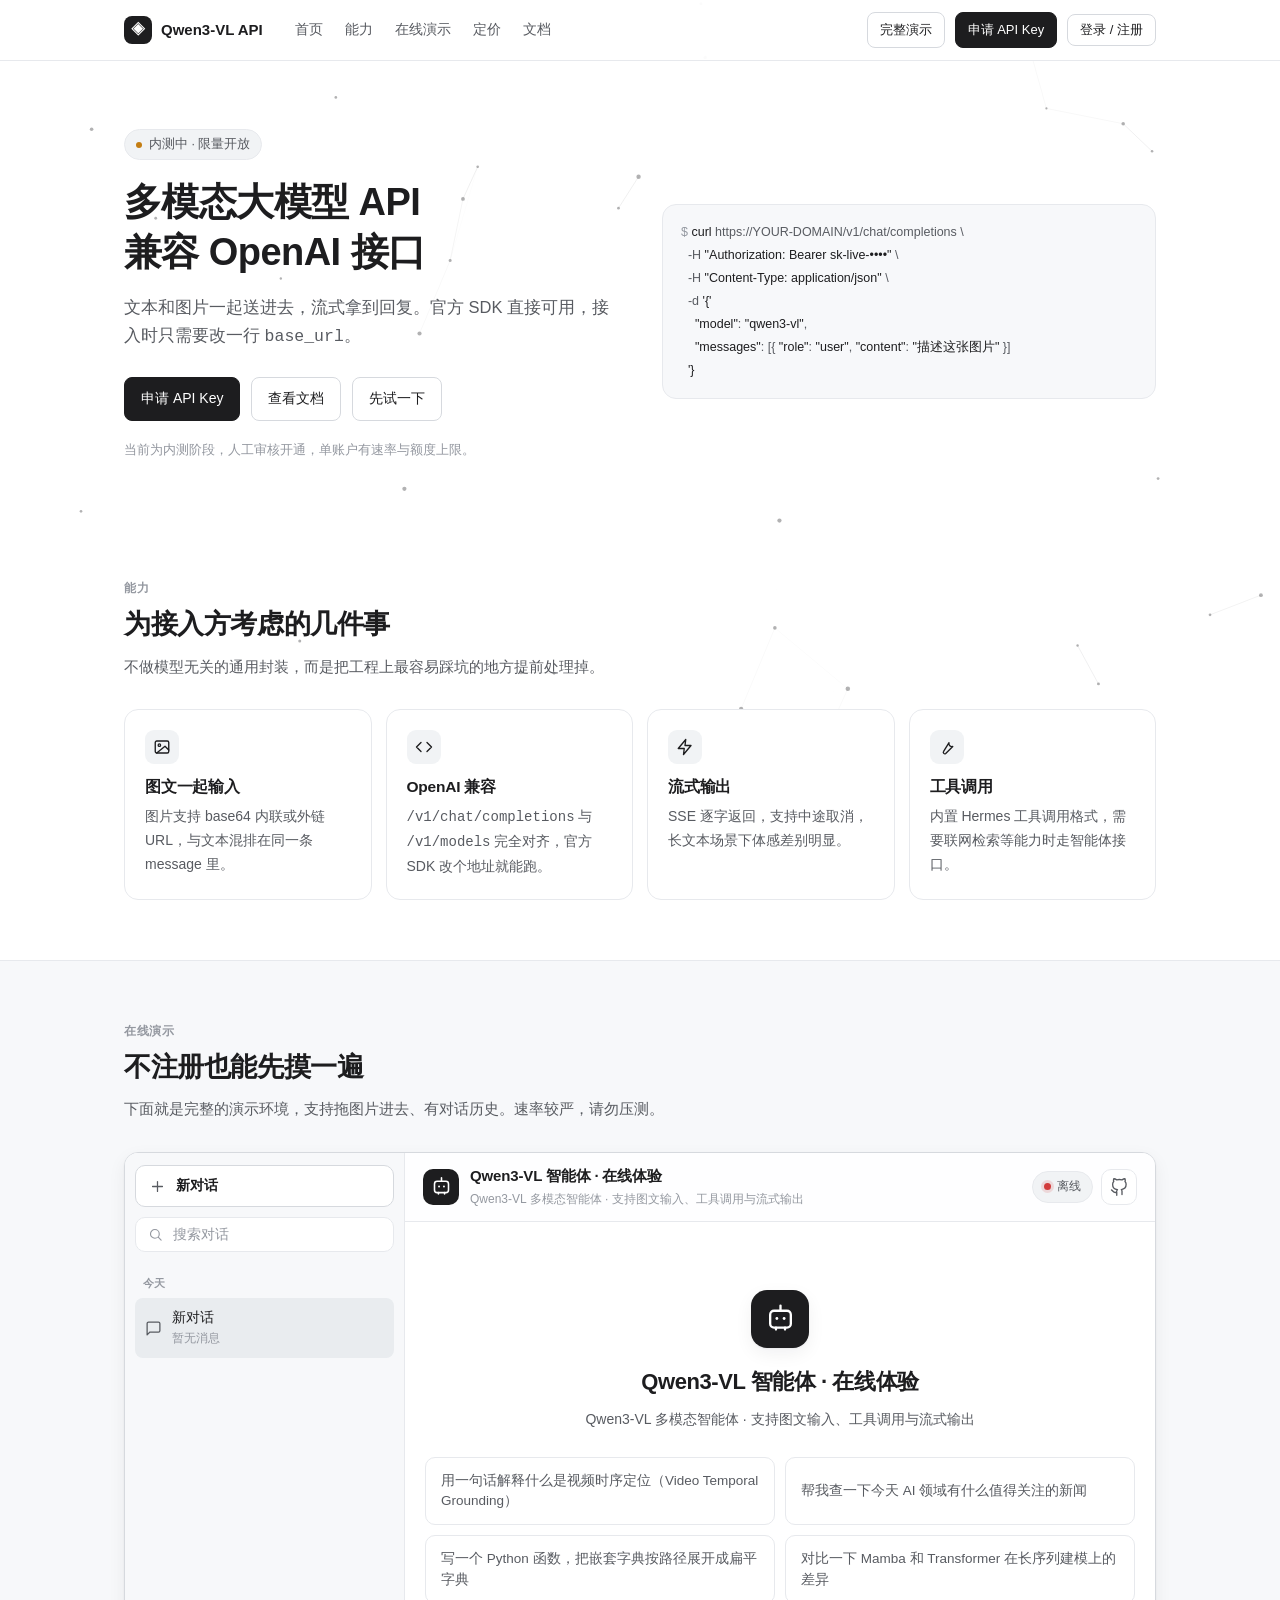
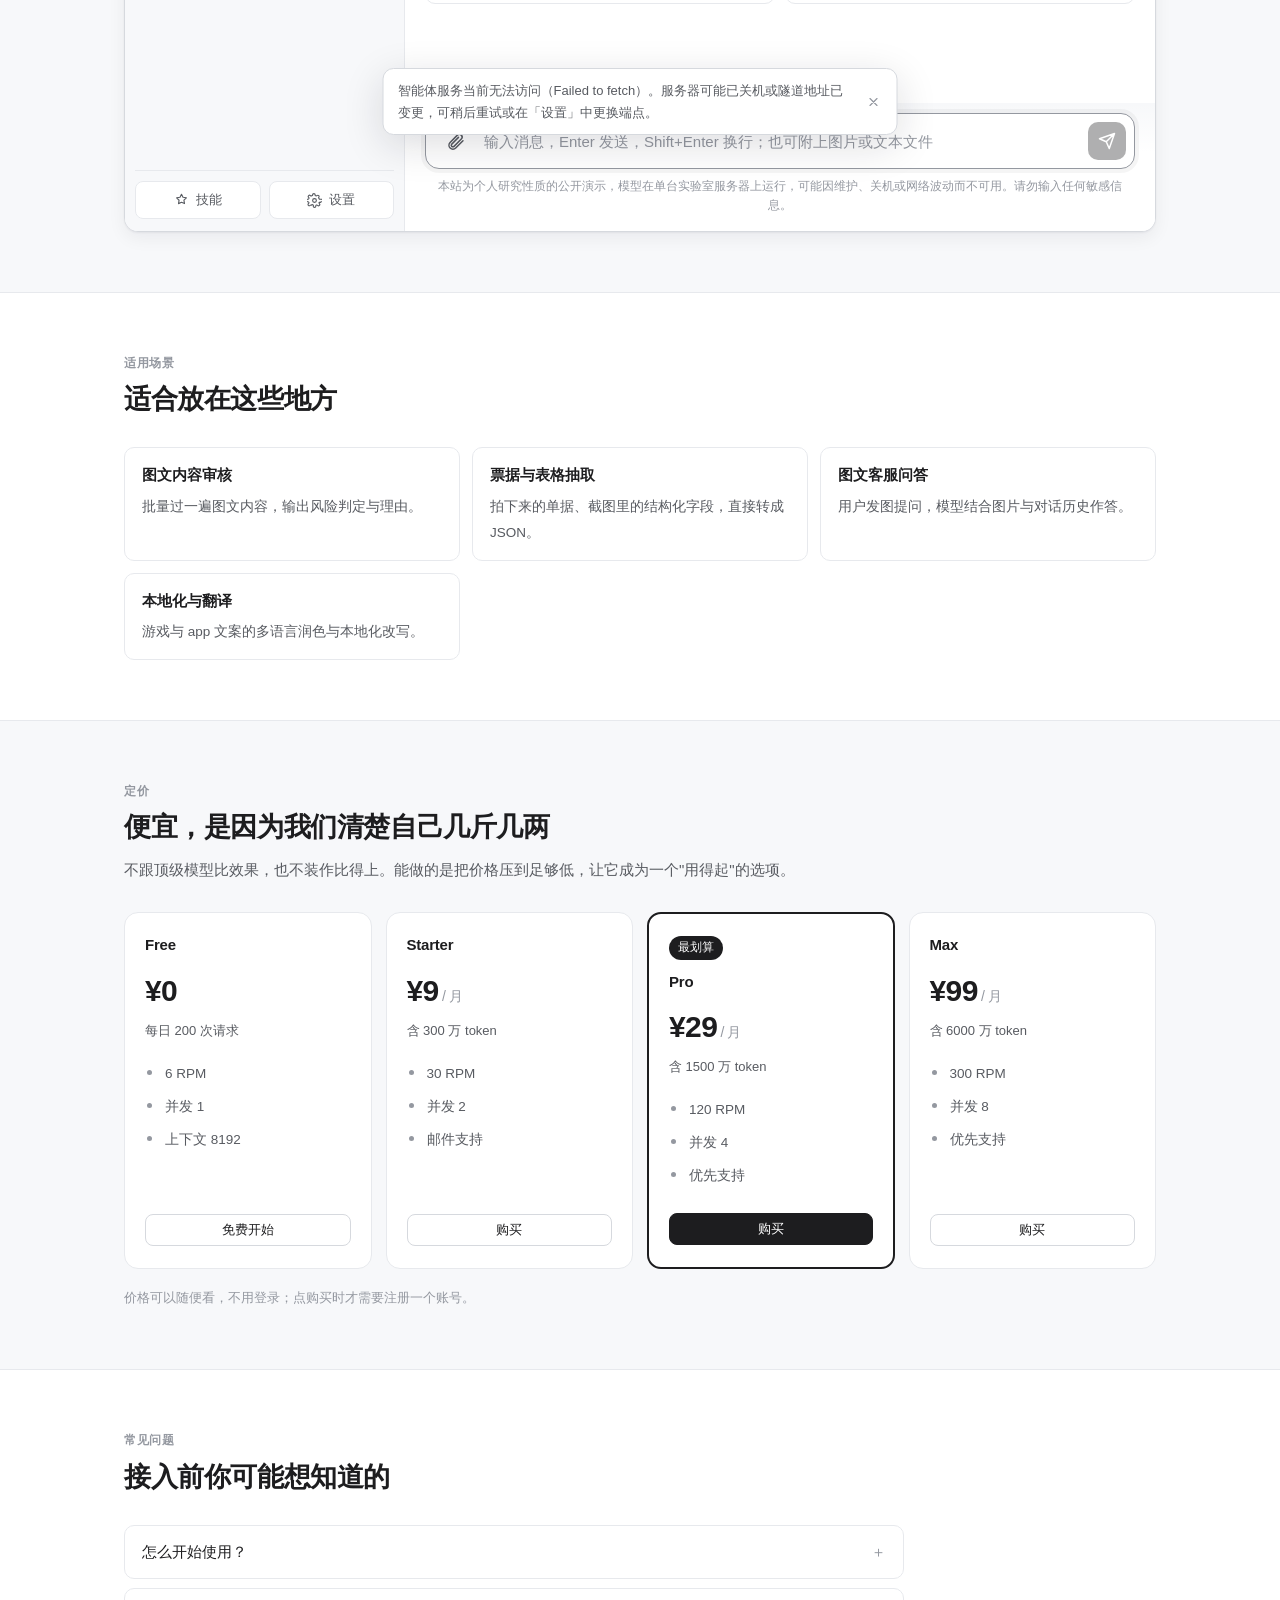
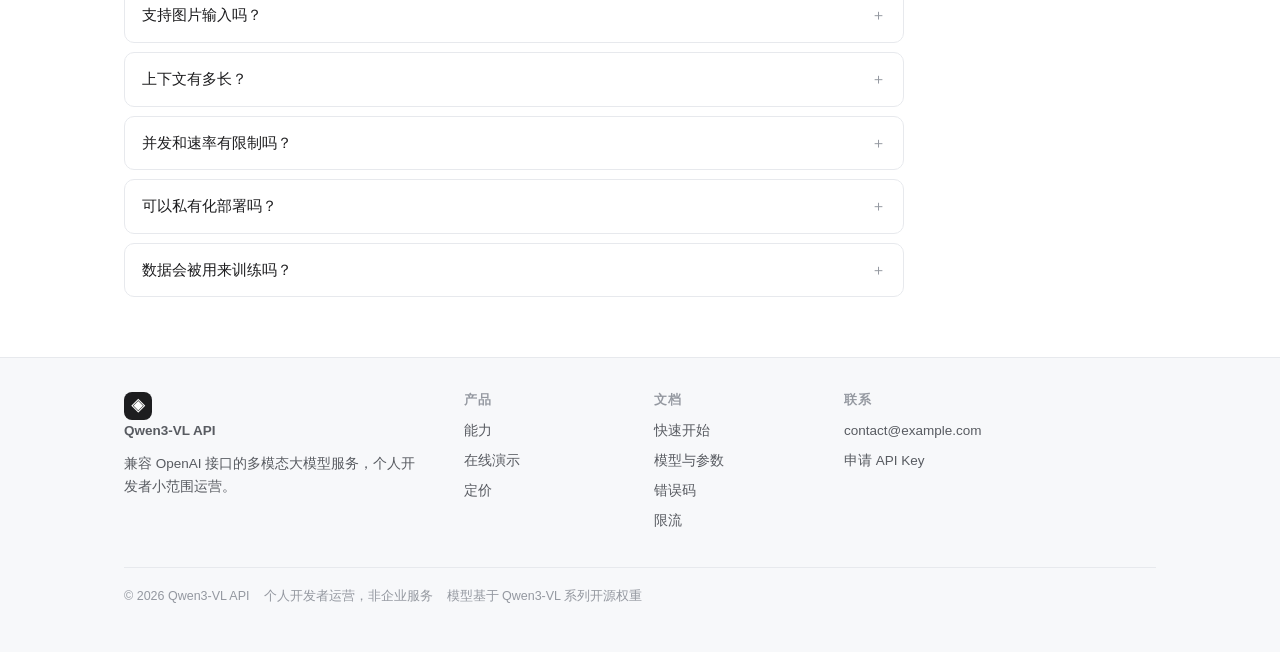
<file: docs/index.html>
<!DOCTYPE html>
<html lang="zh-CN">
<head>
<meta charset="UTF-8">
<meta name="viewport" content="width=device-width, initial-scale=1.0">
<title>Qwen3-VL API · 多模态大模型接口</title>
<meta name="description" content="兼容 OpenAI 接口的多模态大模型 API：文本与图片一起输入，流式返回，支持工具调用。改一行 base_url 即可接入。">
<meta name="theme-color" content="#ffffff">
<link rel="stylesheet" href="assets/site.css">
<link rel="icon" href="data:image/svg+xml,<svg xmlns='http://www.w3.org/2000/svg' viewBox='0 0 100 100'><text y='.9em' font-size='90'>🤖</text></svg>">
</head>
<body>

<header class="nav">
  <div class="wrap nav-in">
    <a class="brand" href="index.html"><span class="brand-mark">◈</span>Qwen3-VL API</a>
    <nav class="nav-links">
      <a href="index.html">首页</a>
      <a href="#features">能力</a>
      <a href="#demo">在线演示</a>
      <a href="pricing.html">定价</a>
      <a href="api.html">文档</a>
    </nav>
    <div class="nav-cta">
      <a class="btn sm" href="demo/">完整演示</a>
      <a class="btn sm primary" href="pricing.html#apply">申请 API Key</a>
    </div>
  </div>
</header>

<section class="hero">
  <div class="wrap hero-grid">
    <div>
      <div class="badge"><span class="dot"></span>内测中 · 限量开放</div>
      <h1>多模态大模型 API<br>兼容 OpenAI 接口</h1>
      <p class="lead">文本和图片一起送进去，流式拿到回复。官方 SDK 直接可用，接入时只需要改一行 <code>base_url</code>。</p>
      <div class="hero-actions">
        <a class="btn primary" href="pricing.html#apply">申请 API Key</a>
        <a class="btn" href="api.html">查看文档</a>
        <a class="btn" href="#demo">先试一下</a>
      </div>
      <p class="hero-note">当前为内测阶段，人工审核开通，单账户有速率与额度上限。</p>
    </div>
    <div class="code-card">
      <span class="k">$</span> <span class="hl">curl</span> https://YOUR-DOMAIN/v1/chat/completions \<br>
      &nbsp;&nbsp;-H <span class="hl">"Authorization: Bearer sk-live-••••"</span> \<br>
      &nbsp;&nbsp;-H <span class="hl">"Content-Type: application/json"</span> \<br>
      &nbsp;&nbsp;-d <span class="hl">'{'</span><br>
      &nbsp;&nbsp;&nbsp;&nbsp;<span class="hl">"model"</span>: <span class="hl">"qwen3-vl"</span>,<br>
      &nbsp;&nbsp;&nbsp;&nbsp;<span class="hl">"messages"</span>: [{ <span class="hl">"role"</span>: <span class="hl">"user"</span>, <span class="hl">"content"</span>: <span class="hl">"描述这张图片"</span> }]<br>
      &nbsp;&nbsp;<span class="hl">'}</span>
    </div>
  </div>
</section>

<section class="section" id="features">
  <div class="wrap">
    <div class="section-head">
      <div class="eyebrow">能力</div>
      <h2>为接入方考虑的几件事</h2>
      <p>不做模型无关的通用封装，而是把工程上最容易踩坑的地方提前处理掉。</p>
    </div>
    <div class="grid c4">
      <div class="card hover">
        <div class="ico"><svg viewBox="0 0 24 24" fill="none" stroke="currentColor" stroke-width="1.8" stroke-linecap="round" stroke-linejoin="round"><rect x="3" y="4" width="18" height="16" rx="2"/><circle cx="8.5" cy="9.5" r="1.6"/><path d="M21 16l-5-5L5 20"/></svg></div>
        <h3>图文一起输入</h3>
        <p>图片支持 base64 内联或外链 URL，与文本混排在同一条 message 里。</p>
      </div>
      <div class="card hover">
        <div class="ico"><svg viewBox="0 0 24 24" fill="none" stroke="currentColor" stroke-width="1.8" stroke-linecap="round" stroke-linejoin="round"><path d="M16 18l6-6-6-6M8 6l-6 6 6 6"/></svg></div>
        <h3>OpenAI 兼容</h3>
        <p><code>/v1/chat/completions</code> 与 <code>/v1/models</code> 完全对齐，官方 SDK 改个地址就能跑。</p>
      </div>
      <div class="card hover">
        <div class="ico"><svg viewBox="0 0 24 24" fill="none" stroke="currentColor" stroke-width="1.8" stroke-linecap="round" stroke-linejoin="round"><path d="M13 2L3 14h8l-1 8 10-12h-8l1-8z"/></svg></div>
        <h3>流式输出</h3>
        <p>SSE 逐字返回，支持中途取消，长文本场景下体感差别明显。</p>
      </div>
      <div class="card hover">
        <div class="ico"><svg viewBox="0 0 24 24" fill="none" stroke="currentColor" stroke-width="1.8" stroke-linecap="round" stroke-linejoin="round"><path d="M14.7 6.3a4 4 0 0 0 5 5l-9.4 9.4a2 2 0 0 1-2.8-2.8z"/></svg></div>
        <h3>工具调用</h3>
        <p>内置 Hermes 工具调用格式，需要联网检索等能力时走智能体接口。</p>
      </div>
    </div>
  </div>
</section>

<section class="section alt" id="demo">
  <div class="wrap">
    <div class="section-head">
      <div class="eyebrow">在线演示</div>
      <h2>不注册也能先摸一遍</h2>
      <p>下面就是完整的演示环境，支持拖图片进去、有对话历史。速率较严，请勿压测。</p>
    </div>
    <iframe class="demo-frame" src="demo/" title="Qwen3-VL 智能体演示" loading="lazy"></iframe>
  </div>
</section>

<section class="section">
  <div class="wrap">
    <div class="section-head">
      <div class="eyebrow">适用场景</div>
      <h2>适合放在这些地方</h2>
    </div>
    <div class="scenes">
      <div class="scene"><b>图文内容审核</b><span>批量过一遍图文内容，输出风险判定与理由。</span></div>
      <div class="scene"><b>票据与表格抽取</b><span>拍下来的单据、截图里的结构化字段，直接转成 JSON。</span></div>
      <div class="scene"><b>图文客服问答</b><span>用户发图提问，模型结合图片与对话历史作答。</span></div>
      <div class="scene"><b>本地化与翻译</b><span>游戏与 app 文案的多语言润色与本地化改写。</span></div>
    </div>
  </div>
</section>

<section class="section alt">
  <div class="wrap">
    <div class="section-head">
      <div class="eyebrow">定价</div>
      <h2>便宜，是因为我们清楚自己几斤几两</h2>
      <p>不跟顶级模型比效果，也不装作比得上。能做的是把价格压到足够低，让它成为一个"用得起"的选项。</p>
    </div>
    <div class="grid c4">
      <div class="price">
        <h3>Free</h3>
        <div class="amount">¥0</div>
        <div class="quota">每日 200 次请求</div>
        <ul><li>6 RPM</li><li>并发 1</li><li>上下文 8192</li></ul>
        <button class="btn sm js-buy" data-plan="free" data-name="Free">免费开始</button>
      </div>
      <div class="price">
        <h3>Starter</h3>
        <div class="amount">¥9<small> / 月</small></div>
        <div class="quota">含 300 万 token</div>
        <ul><li>30 RPM</li><li>并发 2</li><li>邮件支持</li></ul>
        <button class="btn sm js-buy" data-plan="starter" data-name="Starter">购买</button>
      </div>
      <div class="price featured">
        <span class="tag">最划算</span>
        <h3>Pro</h3>
        <div class="amount">¥29<small> / 月</small></div>
        <div class="quota">含 1500 万 token</div>
        <ul><li>120 RPM</li><li>并发 4</li><li>优先支持</li></ul>
        <button class="btn sm primary js-buy" data-plan="pro" data-name="Pro">购买</button>
      </div>
      <div class="price">
        <h3>Max</h3>
        <div class="amount">¥99<small> / 月</small></div>
        <div class="quota">含 6000 万 token</div>
        <ul><li>300 RPM</li><li>并发 8</li><li>优先支持</li></ul>
        <button class="btn sm js-buy" data-plan="max" data-name="Max">购买</button>
      </div>
    </div>
    <p style="font-size:13px;color:var(--text-3);margin:18px 0 0">
      价格可以随便看，不用登录；点购买时才需要注册一个账号。
    </p>
  </div>
</section>

<section class="section">
  <div class="wrap">
    <div class="section-head">
      <div class="eyebrow">常见问题</div>
      <h2>接入前你可能想知道的</h2>
    </div>
    <div class="faq">
      <details><summary>怎么开始使用？</summary><p>在定价页填写申请单，说明用途和预估用量，审核通过后邮件发你 API Key，之后就是标准 OpenAI 调用方式。</p></details>
      <details><summary>支持图片输入吗？</summary><p>支持。content 字段可以传数组，图片项用 <code>image_url</code>，值可以是 base64 data URI 或公网可访问的图片地址。单请求默认最多 1 张图。</p></details>
      <details><summary>上下文有多长？</summary><p>当前单次请求上限 8192 token。这个值受显存限制，后续会评估上调。</p></details>
      <details><summary>并发和速率有限制吗？</summary><p>有。按套餐区分 RPM 与并发数，超出会返回 429。具体见文档里的限流说明。</p></details>
      <details><summary>可以私有化部署吗？</summary><p>可以。Enterprise 档提供私有化部署与定制，交付内容包括镜像、部署脚本与一次培训。</p></details>
      <details><summary>数据会被用来训练吗？</summary><p>不会。默认不保留请求正文，只记录 token 用量等计费必要字段，审计日志有保留期限。</p></details>
    </div>
  </div>
</section>

<footer class="footer">
  <div class="wrap">
    <div class="footer-in">
      <div class="col" style="max-width:300px">
        <a class="brand" href="index.html" style="margin-bottom:10px"><span class="brand-mark">◈</span>Qwen3-VL API</a>
        <p style="font-size:13.5px;color:var(--text-2);margin:0">兼容 OpenAI 接口的多模态大模型服务，个人开发者小范围运营。</p>
      </div>
      <div class="col">
        <h4>产品</h4>
        <a href="#features">能力</a><a href="#demo">在线演示</a><a href="pricing.html">定价</a>
      </div>
      <div class="col">
        <h4>文档</h4>
        <a href="api.html">快速开始</a><a href="api.html#models">模型与参数</a><a href="api.html#errors">错误码</a><a href="api.html#limits">限流</a>
      </div>
      <div class="col">
        <h4>联系</h4>
        <!-- TODO: 替换为真实联系方式 -->
        <a href="mailto:contact@example.com">contact@example.com</a>
        <a href="pricing.html#apply">申请 API Key</a>
      </div>
    </div>
    <div class="footer-bottom">
      <span>© 2026 Qwen3-VL API</span>
      <span>个人开发者运营，非企业服务</span>
      <span>模型基于 Qwen3-VL 系列开源权重</span>
    </div>
  </div>
</footer>

<script src="assets/particles.js"></script>
<script src="assets/auth.js"></script>
<script>
(function () {
  'use strict';
  // 购买入口：未登录先弹登录框，登录后带上套餐去控制台生成 Key
  document.querySelectorAll('.js-buy').forEach(function (b) {
    b.addEventListener('click', function () {
      var plan = b.dataset.plan;
      var name = b.dataset.name || '该套餐';
      Auth.requireLogin('购买 ' + name, function () {
        Auth.setPending({ plan: plan, at: Date.now() });
        location.href = 'console.html';
      });
    });
  });
})();
</script>

</body>
</html>
</file>
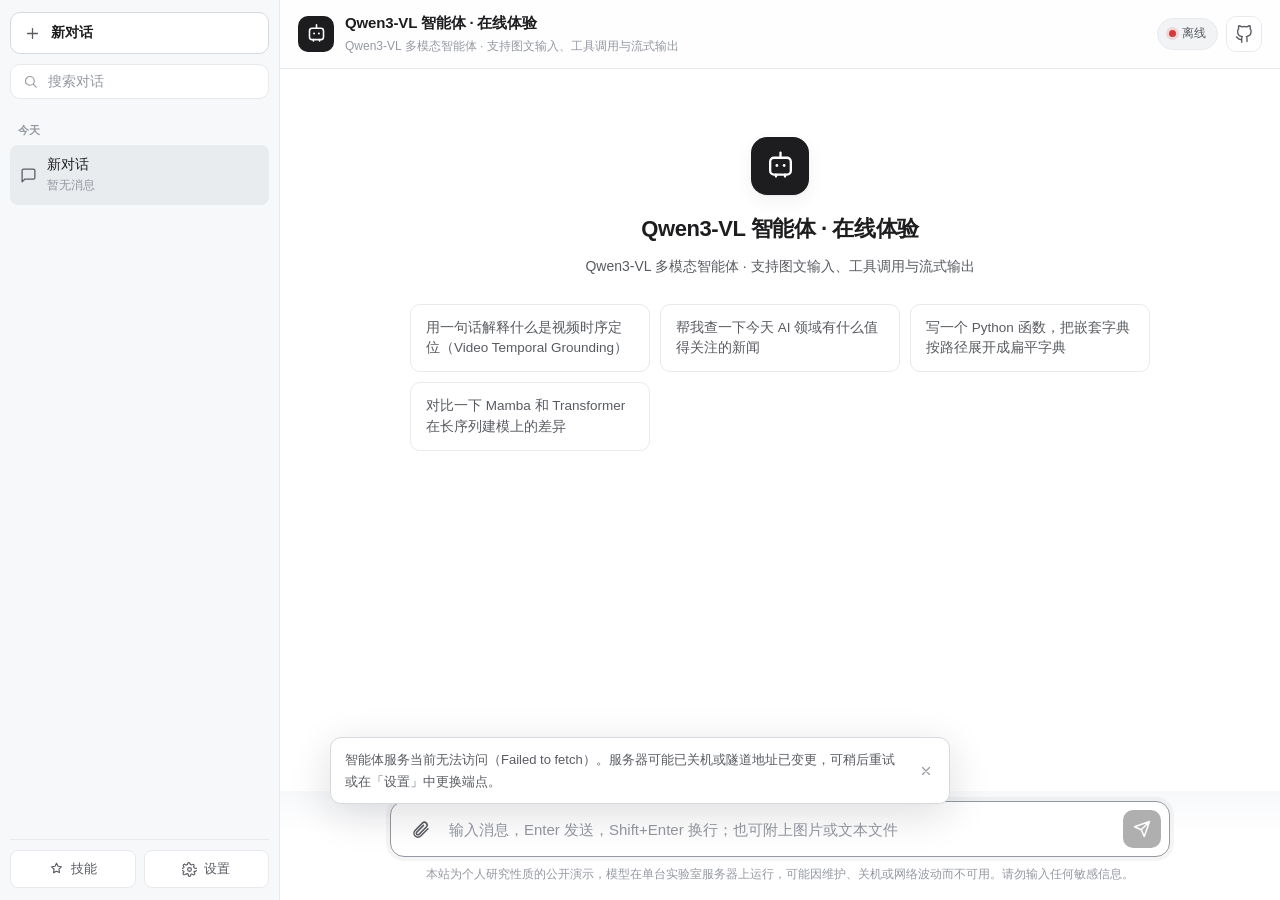
<file: docs/demo/index.html>
<!DOCTYPE html>
<html lang="zh-CN">
<head>
<meta charset="UTF-8">
<meta name="viewport" content="width=device-width, initial-scale=1.0">
<title>Qwen3-VL 智能体 · 在线体验</title>
<meta name="description" content="Qwen3-VL 多模态智能体公开演示：多轮对话、图文输入、联网搜索、工具调用过程可视化。">
<meta name="theme-color" content="#1d1d1f">
<link rel="stylesheet" href="../assets/style.css">
<link rel="icon" href="data:image/svg+xml,<svg xmlns='http://www.w3.org/2000/svg' viewBox='0 0 100 100'><text y='.9em' font-size='90'>🤖</text></svg>">
</head>
<body>

<!-- ───────────────────────── 侧边栏 ───────────────────────── -->
<aside class="sidebar" id="sidebar">
  <div class="sidebar-inner">
    <button id="btn-new" class="new-chat">
      <svg viewBox="0 0 24 24" fill="none" stroke="currentColor" stroke-width="1.8" stroke-linecap="round" stroke-linejoin="round"><path d="M12 5v14M5 12h14"/></svg>
      <span>新对话</span>
    </button>

    <div class="conv-search">
      <svg viewBox="0 0 24 24" fill="none" stroke="currentColor" stroke-width="1.8" stroke-linecap="round" stroke-linejoin="round"><circle cx="11" cy="11" r="7"/><path d="M21 21l-4.3-4.3"/></svg>
      <input id="conv-search" type="search" placeholder="搜索对话" autocomplete="off">
    </div>

    <nav class="conv-list" id="conv-list" aria-label="近期对话"></nav>

    <div class="sidebar-foot">
      <button id="btn-skills" class="side-btn">
        <svg viewBox="0 0 24 24" fill="none" stroke="currentColor" stroke-width="1.8" stroke-linecap="round" stroke-linejoin="round"><path d="M12 2l2.4 4.9 5.4.8-3.9 3.8.9 5.4L12 14.8 7.2 17l.9-5.4L4.2 7.7l5.4-.8L12 2z"/></svg>
        <span>技能</span>
      </button>
      <button id="btn-settings" class="side-btn">
        <svg viewBox="0 0 24 24" fill="none" stroke="currentColor" stroke-width="1.8" stroke-linecap="round" stroke-linejoin="round"><circle cx="12" cy="12" r="3"/><path d="M19.4 15a1.7 1.7 0 0 0 .34 1.87l.06.06a2 2 0 1 1-2.83 2.83l-.06-.06a1.7 1.7 0 0 0-2.87 1.2V21a2 2 0 1 1-4 0v-.09A1.7 1.7 0 0 0 7 19.4a1.7 1.7 0 0 0-1.87.34l-.06.06a2 2 0 1 1-2.83-2.83l.06-.06A1.7 1.7 0 0 0 3 15a1.7 1.7 0 0 0-1.6-1H1a2 2 0 1 1 0-4h.09A1.7 1.7 0 0 0 3 9a1.7 1.7 0 0 0-.34-1.87l-.06-.06a2 2 0 1 1 2.83-2.83l.06.06A1.7 1.7 0 0 0 7 4.6h.09A1.7 1.7 0 0 0 9 3V2.9a2 2 0 1 1 4 0V3a1.7 1.7 0 0 0 2.87 1.2l.06-.06a2 2 0 1 1 2.83 2.83l-.06.06A1.7 1.7 0 0 0 19.4 9v.09a1.7 1.7 0 0 0 1.6 1H23a2 2 0 1 1 0 4h-.09a1.7 1.7 0 0 0-1.51 1z"/></svg>
        <span>设置</span>
      </button>
    </div>
  </div>
</aside>
<div class="sidebar-mask" id="sidebar-mask" hidden></div>

<!-- ───────────────────────── 主区域 ───────────────────────── -->
<div class="main">

  <!-- 顶栏 -->
  <header class="topbar">
    <button id="btn-toggle" class="icon-btn" title="菜单" aria-label="切换侧边栏">
      <svg viewBox="0 0 24 24" fill="none" stroke="currentColor" stroke-width="1.9" stroke-linecap="round"><path d="M3 6h18M3 12h18M3 18h18"/></svg>
    </button>
    <div class="brand">
      <span class="logo" aria-hidden="true">
        <svg viewBox="0 0 24 24" fill="none" stroke="currentColor" stroke-width="1.8" stroke-linecap="round" stroke-linejoin="round">
          <rect x="4" y="6" width="16" height="13" rx="3"/><path d="M12 2v4M8.5 19v1.5M15.5 19v1.5"/>
          <circle cx="9.2" cy="12" r="1.1" fill="currentColor" stroke="none"/><circle cx="14.8" cy="12" r="1.1" fill="currentColor" stroke="none"/>
        </svg>
      </span>
      <div class="brand-text">
        <h1 id="site-title">Qwen3-VL 智能体</h1>
        <p id="site-subtitle">加载中…</p>
      </div>
    </div>

    <div class="topbar-right">
      <div id="status" class="status" title="服务状态">
        <span class="dot"></span><span class="status-text">检测中</span>
      </div>
      <a id="btn-repo" class="icon-btn" href="#" target="_blank" rel="noopener" title="查看源码">
        <svg viewBox="0 0 24 24" fill="none" stroke="currentColor" stroke-width="1.8" stroke-linecap="round" stroke-linejoin="round"><path d="M9 19c-5 1.5-5-2.5-7-3m14 6v-3.9a3.4 3.4 0 0 0-.94-2.61c3.14-.35 6.44-1.54 6.44-7A5.44 5.44 0 0 0 20 4.77 5.07 5.07 0 0 0 19.91 1S18.73.65 16 2.48a13.4 13.4 0 0 0-7 0C6.27.65 5.09 1 5.09 1A5.07 5.07 0 0 0 5 4.77a5.44 5.44 0 0 0-1.5 3.78c0 5.42 3.3 6.61 6.44 7A3.4 3.4 0 0 0 9 19.16V23"/></svg>
      </a>
    </div>
  </header>

  <!-- 对话区 -->
  <main class="chat" id="chat">
    <div class="chat-inner" id="messages"></div>
  </main>

  <!-- 输入区 -->
  <footer class="composer">
    <div class="composer-inner">
      <div id="active-skills" class="active-skills" hidden></div>
      <div class="input-wrap">
        <button id="btn-attach" class="attach-btn" type="button" title="添加文件 / 图片">
          <svg viewBox="0 0 24 24" fill="none" stroke="currentColor" stroke-width="1.9" stroke-linecap="round" stroke-linejoin="round"><path d="M21.44 11.05l-9.19 9.19a5 5 0 0 1-7.07-7.07l9.19-9.19a3.5 3.5 0 0 1 4.95 4.95l-9.2 9.19a2 2 0 0 1-2.83-2.83l8.49-8.48"/></svg>
        </button>
        <textarea id="input" rows="1" placeholder="输入消息，Enter 发送，Shift+Enter 换行；也可附上图片或文本文件"
                  autocomplete="off" spellcheck="false"></textarea>
        <button id="btn-send" class="send" title="发送" disabled>
          <svg class="ic-send" viewBox="0 0 24 24" fill="none" stroke="currentColor" stroke-width="2" stroke-linecap="round" stroke-linejoin="round"><path d="M22 2L11 13M22 2l-7 20-4-9-9-4 20-7z"/></svg>
          <svg class="ic-stop" viewBox="0 0 24 24" fill="none" stroke="currentColor" stroke-width="2" stroke-linecap="round" stroke-linejoin="round"><rect x="6" y="6" width="12" height="12" rx="2"/></svg>
        </button>
      </div>
      <div id="att-preview" class="att-preview" hidden></div>
      <input id="file-input" class="visually-hidden" type="file" multiple tabindex="-1" aria-hidden="true"
             accept="image/*,.txt,.md,.markdown,.json,.csv,.tsv,.log,.py,.js,.ts,.java,.c,.cpp,.h,.hpp,.go,.rs,.xml,.yaml,.yml,.html,.css,.toml,.ini,.sh,.sql,.tex">
      <p class="hint" id="hint">回复由 AI 生成，可能不准确。请勿输入敏感信息。</p>
    </div>
  </footer>
</div>

<!-- ───────────────────────── 设置抽屉 ───────────────────────── -->
<div class="drawer-mask" id="drawer-mask" hidden></div>
<aside class="drawer" id="drawer" hidden>
  <div class="drawer-head">
    <h2>设置</h2>
    <button class="icon-btn" id="btn-close-drawer" title="关闭">
      <svg viewBox="0 0 24 24" fill="none" stroke="currentColor" stroke-width="2" stroke-linecap="round"><path d="M18 6L6 18M6 6l12 12"/></svg>
    </button>
  </div>
  <div class="drawer-body">
    <label class="field">
      <span>服务端点</span>
      <input id="cfg-endpoint" type="url" placeholder="https://your-domain.ngrok-free.app">
      <em>留空恢复为站点默认值。修改只保存在本机浏览器。</em>
    </label>
    <label class="field">
      <span>温度 <b id="cfg-temp-val">0.7</b></span>
      <input id="cfg-temp" type="range" min="0" max="1" step="0.1" value="0.7">
    </label>
    <label class="field">
      <span>最大生成长度 <b id="cfg-max-val">1024</b></span>
      <input id="cfg-max" type="range" min="256" max="2048" step="128" value="1024">
    </label>
    <div class="field">
      <span>服务信息</span>
      <pre id="cfg-health" class="health-box">读取中…</pre>
    </div>
    <div class="drawer-actions">
      <button id="btn-clear" class="btn ghost">清空当前对话</button>
      <button id="btn-reset" class="btn ghost">恢复默认设置</button>
    </div>
  </div>
</aside>

<!-- ───────────────────────── 技能面板 ───────────────────────── -->
<div class="drawer-mask" id="skills-mask" hidden></div>
<aside class="drawer" id="skills-drawer" hidden>
  <div class="drawer-head">
    <h2>技能</h2>
    <button class="icon-btn" id="btn-close-skills" title="关闭">
      <svg viewBox="0 0 24 24" fill="none" stroke="currentColor" stroke-width="2" stroke-linecap="round"><path d="M18 6L6 18M6 6l12 12"/></svg>
    </button>
  </div>
  <div class="drawer-body">
    <div class="skill-form">
      <input id="skill-name" type="text" placeholder="技能名称，例如：学术润色" maxlength="40">
      <textarea id="skill-prompt" rows="4" placeholder="技能指令：会以系统提示的形式注入到当前对话中。&#10;例如：你是一位严谨的学术写作助手，优先使用简洁连贯的中文，避免长难句与冗余修饰。"></textarea>
      <button id="skill-save" class="btn primary">保存技能</button>
    </div>
    <div class="skill-list" id="skill-list"></div>
    <p class="skill-tip">提示：勾选「附加到当前对话」后，该技能会作为系统指令影响本次对话。技能仅保存在你的浏览器中。</p>
  </div>
</aside>

<!-- ───────────────────────── 提示条 / 轻提示 ───────────────────────── -->
<div class="banner" id="banner" hidden>
  <span id="banner-text"></span>
  <button id="banner-close" class="banner-close" aria-label="关闭">
    <svg viewBox="0 0 24 24" fill="none" stroke="currentColor" stroke-width="2" stroke-linecap="round"><path d="M18 6L6 18M6 6l12 12"/></svg>
  </button>
</div>
<div class="toast" id="toast" hidden></div>

<script src="../assets/config.js"></script>
<script src="../assets/app.js"></script>
</body>
</html>
</file>
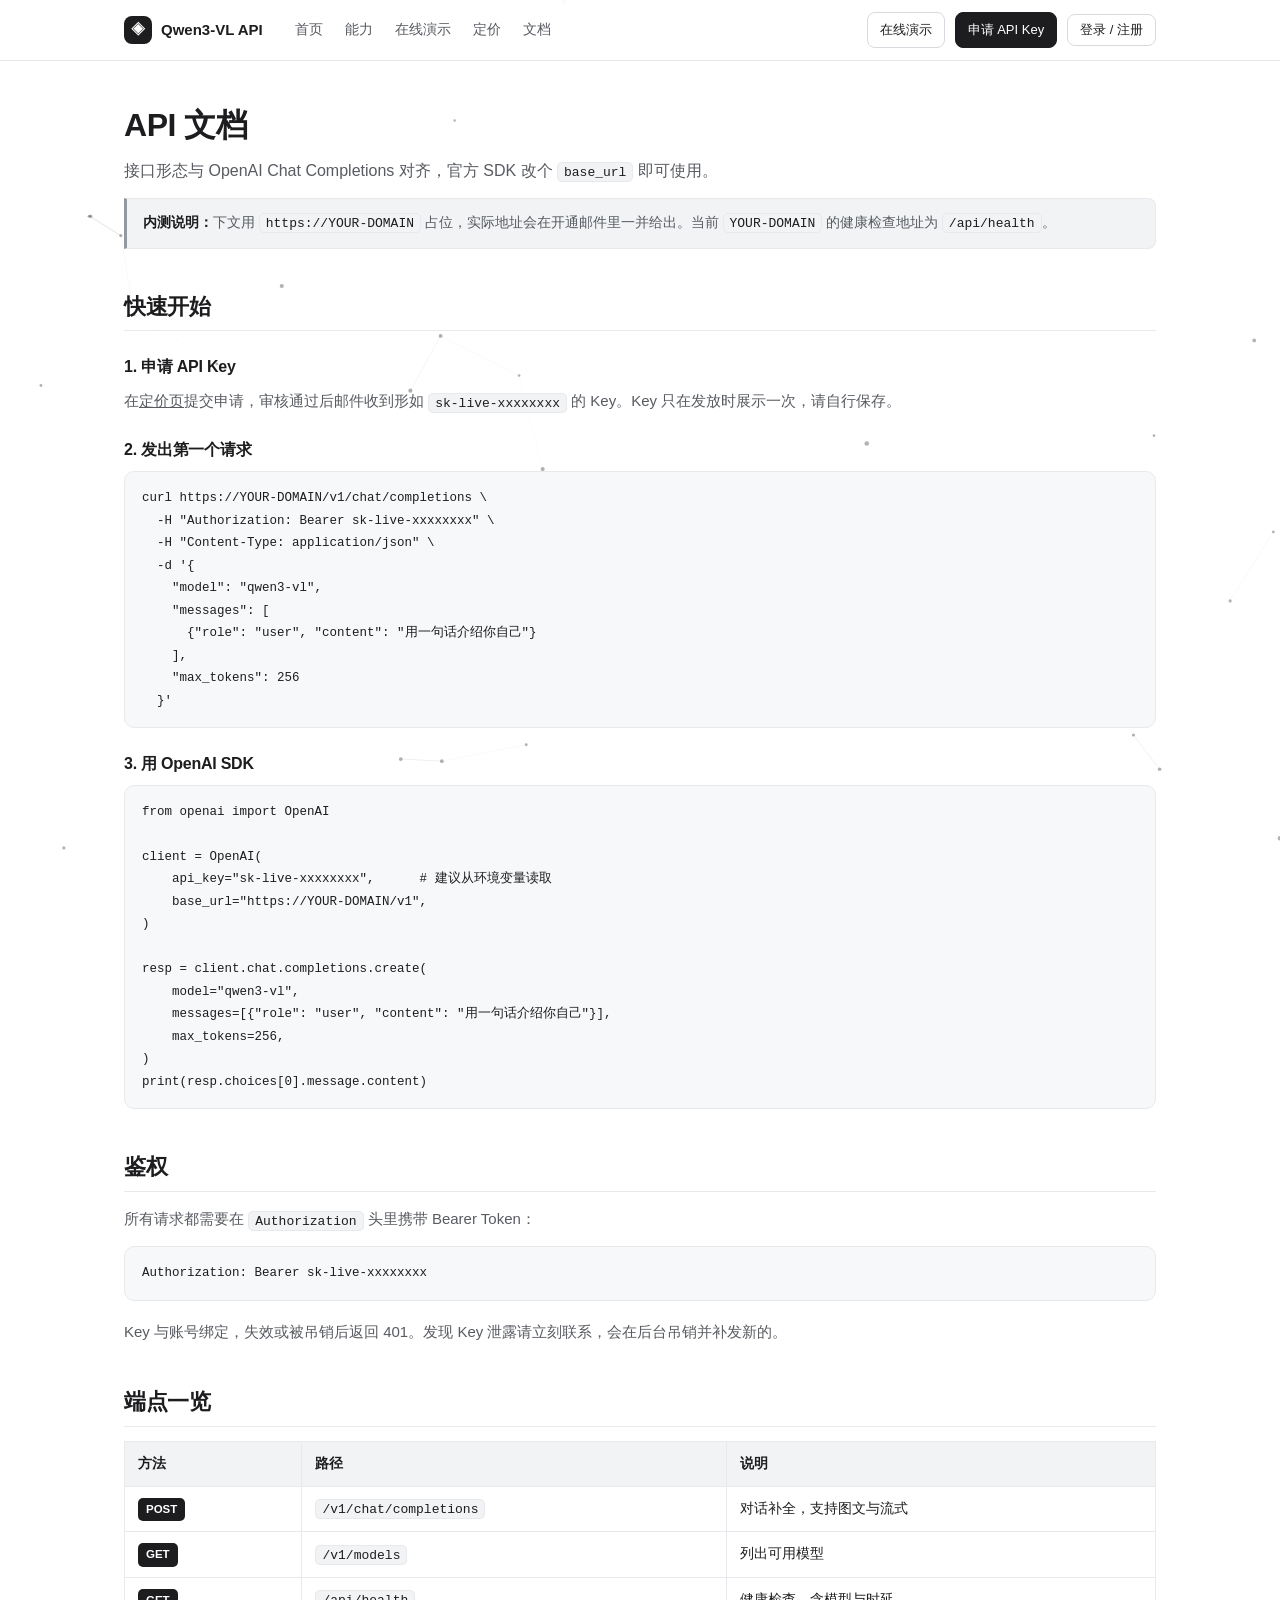
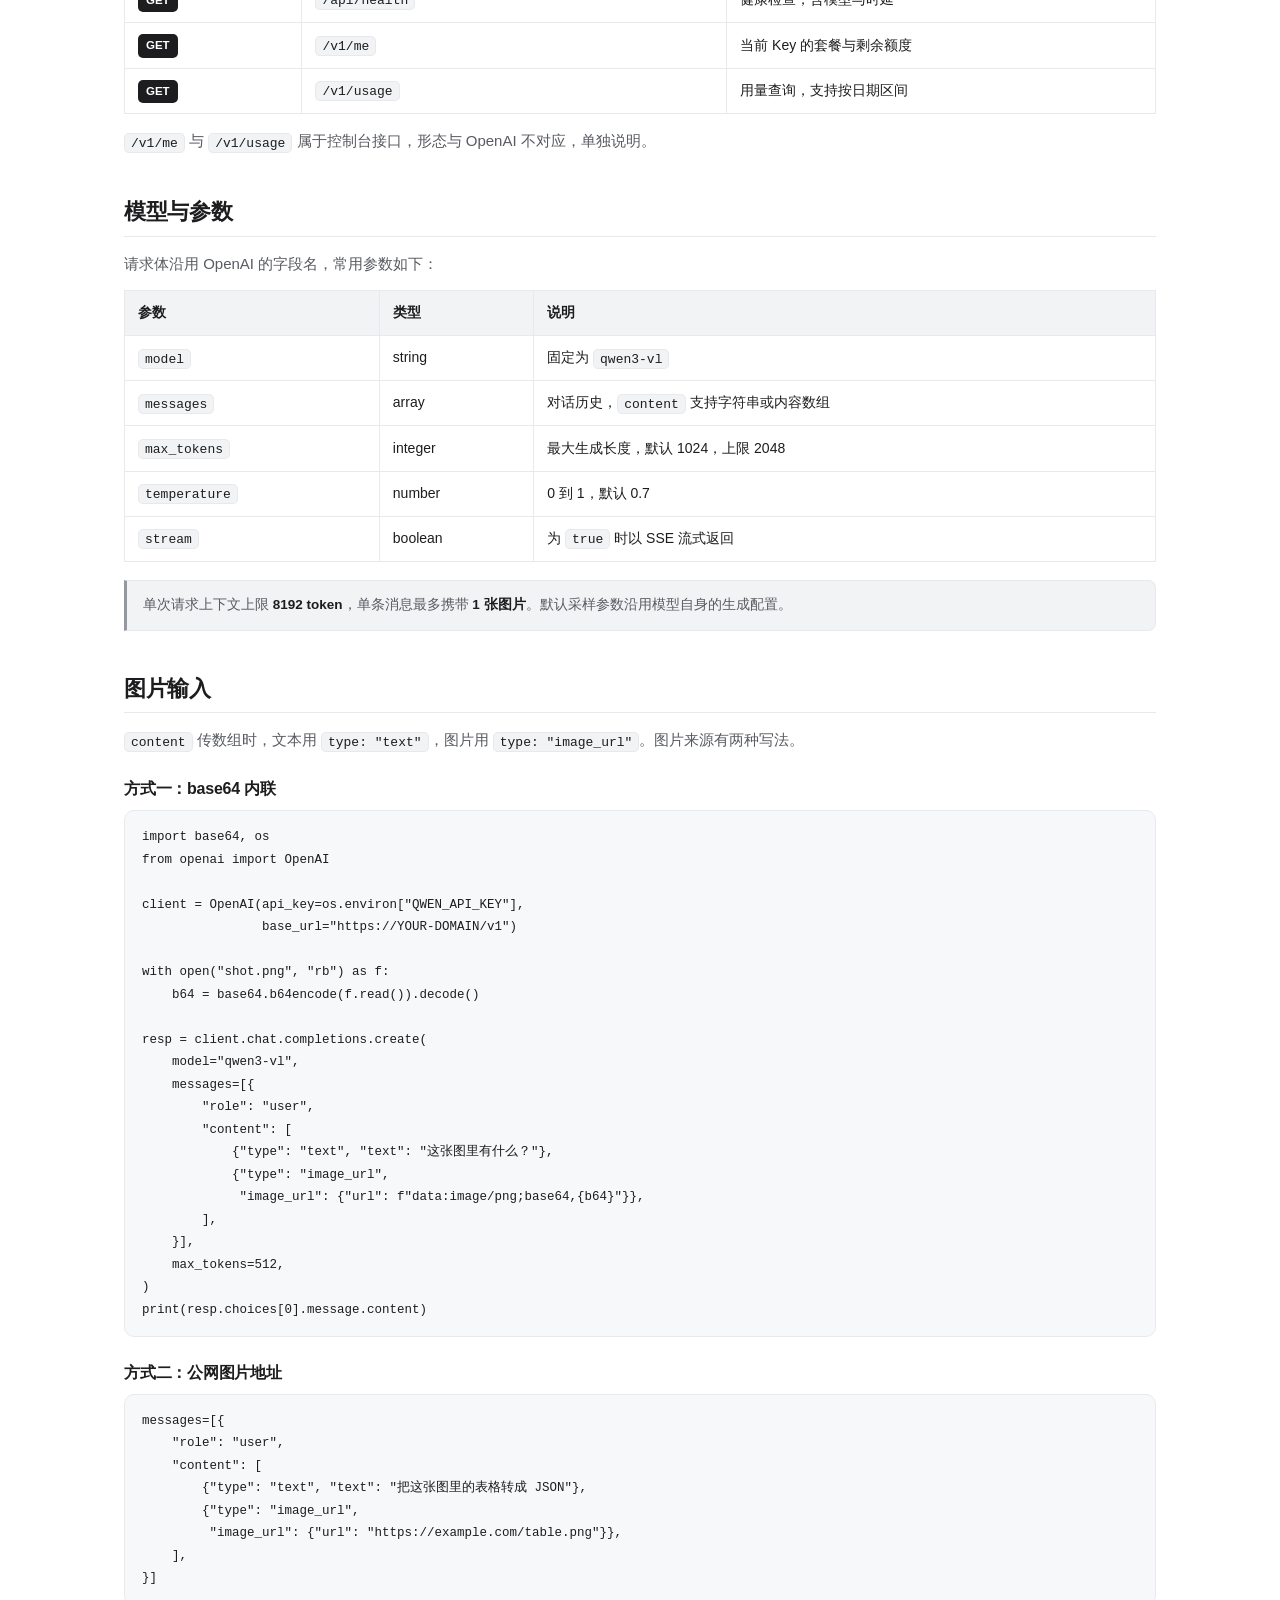
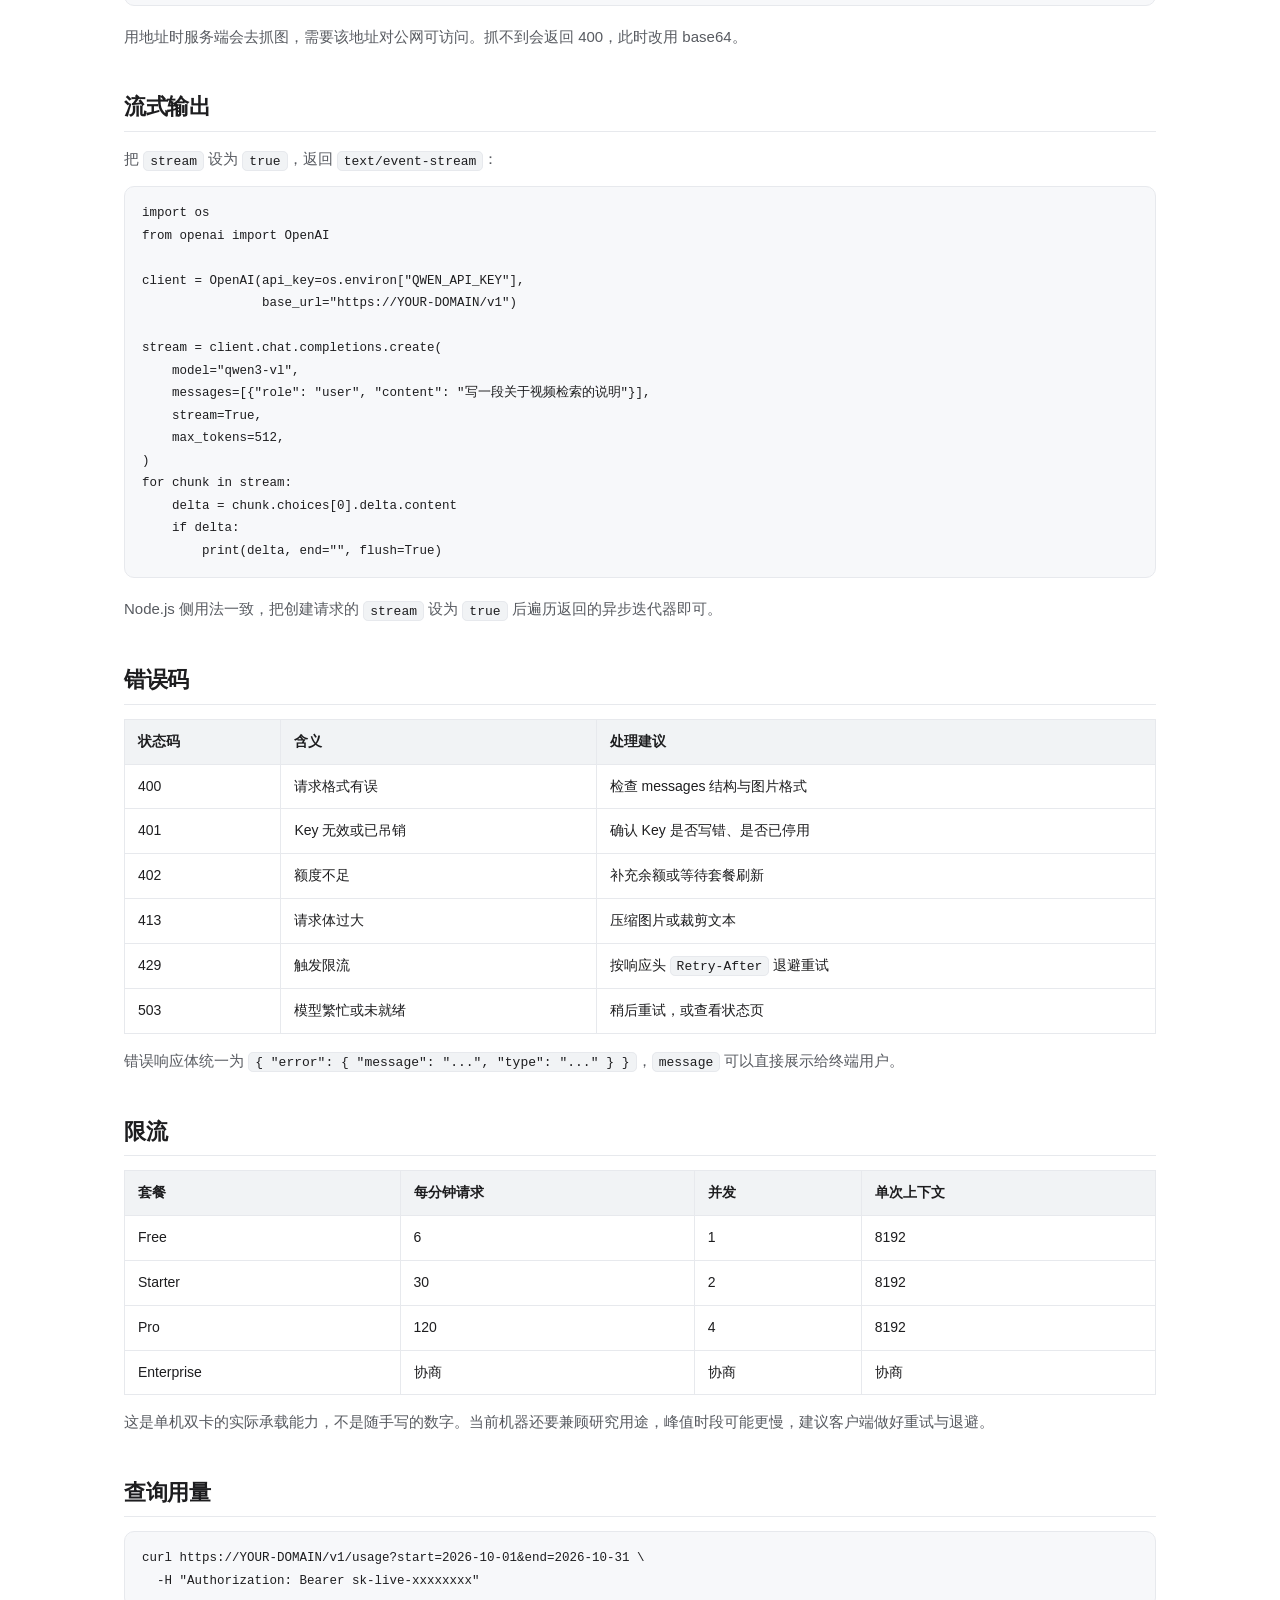
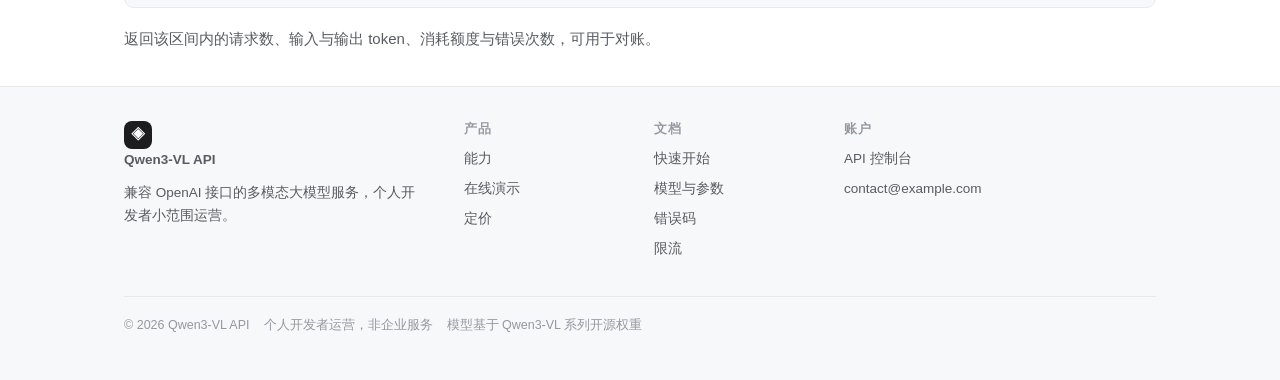
<file: docs/api.html>
<!DOCTYPE html>
<html lang="zh-CN">
<head>
<meta charset="UTF-8">
<meta name="viewport" content="width=device-width, initial-scale=1.0">
<title>API 文档 · Qwen3-VL API</title>
<meta name="description" content="Qwen3-VL API 接入文档：鉴权、端点、图文输入、流式输出、错误码与限流说明，兼容 OpenAI SDK。">
<meta name="theme-color" content="#ffffff">
<link rel="stylesheet" href="assets/site.css">
<link rel="icon" href="data:image/svg+xml,<svg xmlns='http://www.w3.org/2000/svg' viewBox='0 0 100 100'><text y='.9em' font-size='90'>🤖</text></svg>">
</head>
<body>

<header class="nav">
  <div class="wrap nav-in">
    <a class="brand" href="index.html"><span class="brand-mark">◈</span>Qwen3-VL API</a>
    <nav class="nav-links">
      <a href="index.html">首页</a>
      <a href="index.html#features">能力</a>
      <a href="index.html#demo">在线演示</a>
      <a href="pricing.html">定价</a>
      <a href="api.html">文档</a>
    </nav>
    <div class="nav-cta">
      <a class="btn sm" href="demo/">在线演示</a>
      <a class="btn sm primary" href="pricing.html#apply">申请 API Key</a>
    </div>
  </div>
</header>

<div class="wrap doc" style="padding-top:44px;padding-bottom:20px">
  <h1 style="font-size:32px;margin:0 0 10px">API 文档</h1>
  <p style="font-size:16px">接口形态与 OpenAI Chat Completions 对齐，官方 SDK 改个 <code>base_url</code> 即可使用。</p>

  <div class="note">
    <b>内测说明：</b>下文用 <code>https://YOUR-DOMAIN</code> 占位，实际地址会在开通邮件里一并给出。当前 <code>YOUR-DOMAIN</code> 的健康检查地址为 <code>/api/health</code>。
  </div>

  <h2 id="start">快速开始</h2>
  <h3>1. 申请 API Key</h3>
  <p>在<a href="pricing.html#apply">定价页</a>提交申请，审核通过后邮件收到形如 <code>sk-live-xxxxxxxx</code> 的 Key。Key 只在发放时展示一次，请自行保存。</p>

  <h3>2. 发出第一个请求</h3>
<pre class="snippet">curl https://YOUR-DOMAIN/v1/chat/completions \
  -H "Authorization: Bearer sk-live-xxxxxxxx" \
  -H "Content-Type: application/json" \
  -d '{
    "model": "qwen3-vl",
    "messages": [
      {"role": "user", "content": "用一句话介绍你自己"}
    ],
    "max_tokens": 256
  }'</pre>

  <h3>3. 用 OpenAI SDK</h3>
<pre class="snippet">from openai import OpenAI

client = OpenAI(
    api_key="sk-live-xxxxxxxx",      # 建议从环境变量读取
    base_url="https://YOUR-DOMAIN/v1",
)

resp = client.chat.completions.create(
    model="qwen3-vl",
    messages=[{"role": "user", "content": "用一句话介绍你自己"}],
    max_tokens=256,
)
print(resp.choices[0].message.content)</pre>

  <h2 id="auth">鉴权</h2>
  <p>所有请求都需要在 <code>Authorization</code> 头里携带 Bearer Token：</p>
<pre class="snippet">Authorization: Bearer sk-live-xxxxxxxx</pre>
  <p>Key 与账号绑定，失效或被吊销后返回 401。发现 Key 泄露请立刻联系，会在后台吊销并补发新的。</p>

  <h2 id="endpoints">端点一览</h2>
  <table class="spec">
    <thead><tr><th>方法</th><th>路径</th><th>说明</th></tr></thead>
    <tbody>
      <tr><td><span class="method">POST</span></td><td><code>/v1/chat/completions</code></td><td>对话补全，支持图文与流式</td></tr>
      <tr><td><span class="method">GET</span></td><td><code>/v1/models</code></td><td>列出可用模型</td></tr>
      <tr><td><span class="method">GET</span></td><td><code>/api/health</code></td><td>健康检查，含模型与时延</td></tr>
      <tr><td><span class="method">GET</span></td><td><code>/v1/me</code></td><td>当前 Key 的套餐与剩余额度</td></tr>
      <tr><td><span class="method">GET</span></td><td><code>/v1/usage</code></td><td>用量查询，支持按日期区间</td></tr>
    </tbody>
  </table>
  <p style="margin-top:14px"><code>/v1/me</code> 与 <code>/v1/usage</code> 属于控制台接口，形态与 OpenAI 不对应，单独说明。</p>

  <h2 id="models">模型与参数</h2>
  <p>请求体沿用 OpenAI 的字段名，常用参数如下：</p>
  <table class="spec">
    <thead><tr><th>参数</th><th>类型</th><th>说明</th></tr></thead>
    <tbody>
      <tr><td><code>model</code></td><td>string</td><td>固定为 <code>qwen3-vl</code></td></tr>
      <tr><td><code>messages</code></td><td>array</td><td>对话历史，<code>content</code> 支持字符串或内容数组</td></tr>
      <tr><td><code>max_tokens</code></td><td>integer</td><td>最大生成长度，默认 1024，上限 2048</td></tr>
      <tr><td><code>temperature</code></td><td>number</td><td>0 到 1，默认 0.7</td></tr>
      <tr><td><code>stream</code></td><td>boolean</td><td>为 <code>true</code> 时以 SSE 流式返回</td></tr>
    </tbody>
  </table>
  <div class="note" style="margin-top:18px">
    单次请求上下文上限 <b>8192 token</b>，单条消息最多携带 <b>1 张图片</b>。默认采样参数沿用模型自身的生成配置。
  </div>

  <h2 id="vision">图片输入</h2>
  <p><code>content</code> 传数组时，文本用 <code>type: "text"</code>，图片用 <code>type: "image_url"</code>。图片来源有两种写法。</p>

  <h3>方式一：base64 内联</h3>
<pre class="snippet">import base64, os
from openai import OpenAI

client = OpenAI(api_key=os.environ["QWEN_API_KEY"],
                base_url="https://YOUR-DOMAIN/v1")

with open("shot.png", "rb") as f:
    b64 = base64.b64encode(f.read()).decode()

resp = client.chat.completions.create(
    model="qwen3-vl",
    messages=[{
        "role": "user",
        "content": [
            {"type": "text", "text": "这张图里有什么？"},
            {"type": "image_url",
             "image_url": {"url": f"data:image/png;base64,{b64}"}},
        ],
    }],
    max_tokens=512,
)
print(resp.choices[0].message.content)</pre>

  <h3>方式二：公网图片地址</h3>
<pre class="snippet">messages=[{
    "role": "user",
    "content": [
        {"type": "text", "text": "把这张图里的表格转成 JSON"},
        {"type": "image_url",
         "image_url": {"url": "https://example.com/table.png"}},
    ],
}]</pre>
  <p>用地址时服务端会去抓图，需要该地址对公网可访问。抓不到会返回 400，此时改用 base64。</p>

  <h2 id="stream">流式输出</h2>
  <p>把 <code>stream</code> 设为 <code>true</code>，返回 <code>text/event-stream</code>：</p>
<pre class="snippet">import os
from openai import OpenAI

client = OpenAI(api_key=os.environ["QWEN_API_KEY"],
                base_url="https://YOUR-DOMAIN/v1")

stream = client.chat.completions.create(
    model="qwen3-vl",
    messages=[{"role": "user", "content": "写一段关于视频检索的说明"}],
    stream=True,
    max_tokens=512,
)
for chunk in stream:
    delta = chunk.choices[0].delta.content
    if delta:
        print(delta, end="", flush=True)</pre>
  <p>Node.js 侧用法一致，把创建请求的 <code>stream</code> 设为 <code>true</code> 后遍历返回的异步迭代器即可。</p>

  <h2 id="errors">错误码</h2>
  <table class="spec">
    <thead><tr><th>状态码</th><th>含义</th><th>处理建议</th></tr></thead>
    <tbody>
      <tr><td class="num">400</td><td>请求格式有误</td><td>检查 messages 结构与图片格式</td></tr>
      <tr><td class="num">401</td><td>Key 无效或已吊销</td><td>确认 Key 是否写错、是否已停用</td></tr>
      <tr><td class="num">402</td><td>额度不足</td><td>补充余额或等待套餐刷新</td></tr>
      <tr><td class="num">413</td><td>请求体过大</td><td>压缩图片或裁剪文本</td></tr>
      <tr><td class="num">429</td><td>触发限流</td><td>按响应头 <code>Retry-After</code> 退避重试</td></tr>
      <tr><td class="num">503</td><td>模型繁忙或未就绪</td><td>稍后重试，或查看状态页</td></tr>
    </tbody>
  </table>
  <p style="margin-top:14px">错误响应体统一为 <code>{ "error": { "message": "...", "type": "..." } }</code>，<code>message</code> 可以直接展示给终端用户。</p>

  <h2 id="limits">限流</h2>
  <table class="spec">
    <thead><tr><th>套餐</th><th>每分钟请求</th><th>并发</th><th>单次上下文</th></tr></thead>
    <tbody>
      <tr><td>Free</td><td class="num">6</td><td class="num">1</td><td class="num">8192</td></tr>
      <tr><td>Starter</td><td class="num">30</td><td class="num">2</td><td class="num">8192</td></tr>
      <tr><td>Pro</td><td class="num">120</td><td class="num">4</td><td class="num">8192</td></tr>
      <tr><td>Enterprise</td><td class="num">协商</td><td class="num">协商</td><td class="num">协商</td></tr>
    </tbody>
  </table>
  <p style="margin-top:14px">这是单机双卡的实际承载能力，不是随手写的数字。当前机器还要兼顾研究用途，峰值时段可能更慢，建议客户端做好重试与退避。</p>

  <h2 id="usage">查询用量</h2>
<pre class="snippet">curl https://YOUR-DOMAIN/v1/usage?start=2026-10-01&amp;end=2026-10-31 \
  -H "Authorization: Bearer sk-live-xxxxxxxx"</pre>
  <p>返回该区间内的请求数、输入与输出 token、消耗额度与错误次数，可用于对账。</p>
</div>

<footer class="footer">
  <div class="wrap">
    <div class="footer-in">
      <div class="col" style="max-width:300px">
        <a class="brand" href="index.html" style="margin-bottom:10px"><span class="brand-mark">◈</span>Qwen3-VL API</a>
        <p style="font-size:13.5px;color:var(--text-2);margin:0">兼容 OpenAI 接口的多模态大模型服务，个人开发者小范围运营。</p>
      </div>
      <div class="col">
        <h4>产品</h4>
        <a href="index.html#features">能力</a><a href="index.html#demo">在线演示</a><a href="pricing.html">定价</a>
      </div>
      <div class="col">
        <h4>文档</h4>
        <a href="api.html#start">快速开始</a><a href="api.html#models">模型与参数</a><a href="api.html#errors">错误码</a><a href="api.html#limits">限流</a>
      </div>
      <div class="col">
        <h4>账户</h4>
        <a href="console.html">API 控制台</a>
        <a href="mailto:contact@example.com">contact@example.com</a>
      </div>
    </div>
    <div class="footer-bottom">
      <span>© 2026 Qwen3-VL API</span>
      <span>个人开发者运营，非企业服务</span>
      <span>模型基于 Qwen3-VL 系列开源权重</span>
    </div>
  </div>
</footer>

<script src="assets/particles.js"></script>
<script src="assets/auth.js"></script>

</body>
</html>
</file>
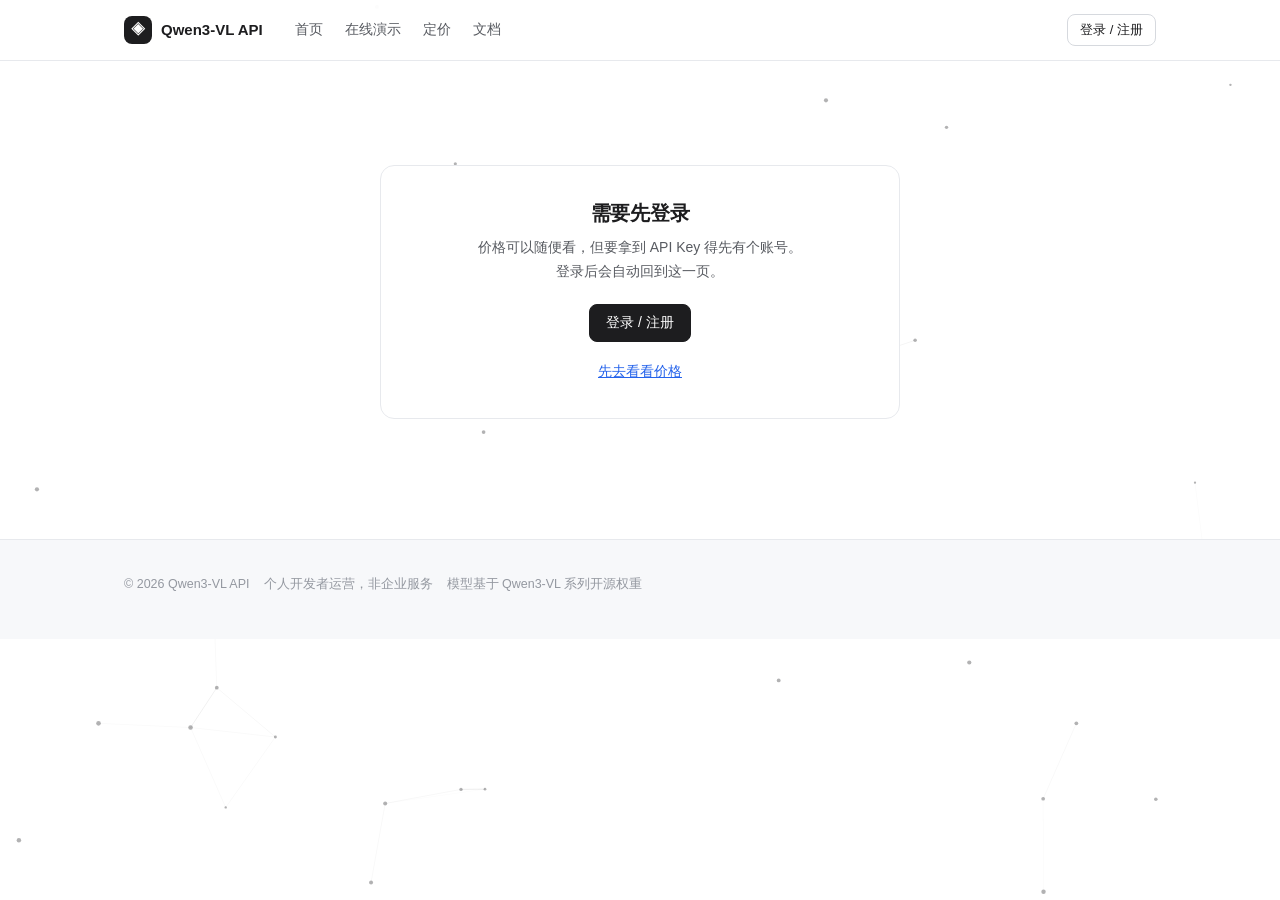
<file: docs/console.html>
<!DOCTYPE html>
<html lang="zh-CN">
<head>
<meta charset="UTF-8">
<meta name="viewport" content="width=device-width, initial-scale=1.0">
<title>API 控制台 · Qwen3-VL API</title>
<meta name="description" content="管理你的 API Key，查看可直接复制的调用示例。">
<meta name="theme-color" content="#ffffff">
<link rel="stylesheet" href="assets/site.css">
<link rel="icon" href="data:image/svg+xml,<svg xmlns='http://www.w3.org/2000/svg' viewBox='0 0 100 100'><text y='.9em' font-size='90'>🤖</text></svg>">
</head>
<body>

<header class="nav">
  <div class="wrap nav-in">
    <a class="brand" href="index.html"><span class="brand-mark">◈</span>Qwen3-VL API</a>
    <nav class="nav-links">
      <a href="index.html">首页</a>
      <a href="index.html#demo">在线演示</a>
      <a href="pricing.html">定价</a>
      <a href="api.html">文档</a>
    </nav>
    <div class="nav-cta"></div>
  </div>
</header>

<div class="wrap" style="padding-top:44px;padding-bottom:60px">

  <!-- 未登录 -->
  <div class="card" id="need-login" hidden style="max-width:520px;margin:60px auto;text-align:center;padding:34px 28px">
    <h2 style="margin:0 0 10px;font-size:20px">需要先登录</h2>
    <p style="color:var(--text-2);font-size:14px;margin:0 0 20px">
      价格可以随便看，但要拿到 API Key 得先有个账号。<br>登录后会自动回到这一页。
    </p>
    <button class="btn primary" id="btn-login-here">登录 / 注册</button>
    <p style="margin:18px 0 0"><a href="pricing.html" style="color:var(--link);font-size:13.5px">先去看看价格</a></p>
  </div>

  <!-- 已登录 -->
  <div id="panel" hidden>
    <div class="note" style="margin-bottom:26px">
      <b>关于这里的 Key：</b>本站是纯静态页面，没有后端，下面生成的 Key 保存在你自己的浏览器里，用于演示与联调。服务端鉴权接入后，Key 会改由后台签发并校验，届时这一页的用法不变。
    </div>

    <div class="cons-head">
      <div>
        <h1 style="font-size:28px;margin:0 0 6px">API 控制台</h1>
        <p style="color:var(--text-2);font-size:14px;margin:0" id="account-line"></p>
      </div>
      <button class="btn primary" id="btn-new-key">生成新 Key</button>
    </div>

    <!-- 当前套餐 -->
    <div class="card" style="margin-bottom:22px">
      <h3 style="margin:0 0 14px;font-size:15px">当前套餐</h3>
      <div id="sub-box" style="font-size:14px;color:var(--text-2)"></div>
    </div>

    <!-- Key 列表 -->
    <div class="card" style="margin-bottom:22px">
      <h3 style="margin:0 0 14px;font-size:15px">API Key</h3>
      <div id="keys"></div>
    </div>

    <!-- 调用示例 -->
    <div class="card">
      <h3 style="margin:0 0 6px;font-size:15px">调用示例</h3>
      <p style="font-size:13.5px;color:var(--text-2);margin:0 0 16px">
        下面这段已经填好了你的 Key，复制即可运行。
      </p>
      <div class="snip-tabs">
        <button class="snip-tab is-on" data-s="curl">cURL</button>
        <button class="snip-tab" data-s="py">Python</button>
        <button class="snip-tab" data-s="js">Node.js</button>
      </div>
      <div class="snip-wrap">
        <button class="snip-copy" id="btn-copy-snip">复制</button>
        <pre class="snippet" id="snip"></pre>
      </div>
      <table class="spec" style="margin-top:18px">
        <tbody>
          <tr><th style="width:130px">请求地址</th><td><code id="ep"></code></td></tr>
          <tr><th>鉴权方式</th><td><code>Authorization: Bearer &lt;你的 Key&gt;</code></td></tr>
          <tr><th>模型名</th><td><code id="mn"></code></td></tr>
        </tbody>
      </table>
    </div>

    <p style="font-size:12.5px;color:var(--text-3);margin-top:22px">
      用量统计会在服务端计费上线后开放，届时可在本页查看请求数、token 消耗与余额。
    </p>
  </div>
</div>

<footer class="footer">
  <div class="wrap">
    <div class="footer-bottom" style="margin-top:0;padding-top:0;border-top:0">
      <span>© 2026 Qwen3-VL API</span>
      <span>个人开发者运营，非企业服务</span>
      <span>模型基于 Qwen3-VL 系列开源权重</span>
    </div>
  </div>
</footer>

<script src="assets/particles.js"></script>
<script src="assets/auth.js"></script>
<script>
(function () {
  'use strict';

  var ENDPOINT = 'https://b6a1-2001-250-3c0f-1006-00-cfa7.ngrok-free.app';
  var MODEL = 'qwen3-vl';

  var PLANS = {
    free:    { name: 'Free',    price: '¥0',  quota: '每日 200 次请求' },
    starter: { name: 'Starter', price: '¥9',  quota: '含 300 万 token' },
    pro:     { name: 'Pro',     price: '¥29', quota: '含 1500 万 token' },
    max:     { name: 'Max',     price: '¥99', quota: '含 6000 万 token' }
  };

  function esc(s) {
    return String(s == null ? '' : s)
      .replace(/&/g, '&amp;').replace(/</g, '&lt;').replace(/>/g, '&gt;')
      .replace(/"/g, '&quot;').replace(/'/g, '&#39;');
  }
  function mask(k) {
    return k.slice(0, 11) + '••••••••' + k.slice(-4);
  }
  function copy(text, okMsg) {
    var done = function () { Auth.toast(okMsg || '已复制'); };
    if (navigator.clipboard && navigator.clipboard.writeText) {
      navigator.clipboard.writeText(text).then(done).catch(fallback);
    } else fallback();
    function fallback() {
      var ta = document.createElement('textarea');
      ta.value = text;
      ta.style.position = 'absolute';
      ta.style.left = '-9999px';
      document.body.appendChild(ta);
      ta.select();
      try { document.execCommand('copy'); done(); }
      catch (e) { Auth.toast('复制失败，请手动选中'); }
      document.body.removeChild(ta);
    }
  }

  var needLogin = document.getElementById('need-login');
  var panel = document.getElementById('panel');
  var keysBox = document.getElementById('keys');
  var snipEl = document.getElementById('snip');
  var curSnip = 'curl';
  var activeKey = '';

  function activeKeyObj() {
    var list = Auth.keys().filter(function (k) { return !k.revoked; });
    return list[0] || null;
  }

  function renderSnip() {
    var k = activeKeyObj();
    var key = k ? k.key : 'sk-live-你的Key';
    var url = ENDPOINT + '/v1/chat/completions';
    var s;
    if (curSnip === 'curl') {
      s = 'curl ' + url + ' \\\n' +
          '  -H "Authorization: Bearer ' + key + '" \\\n' +
          '  -H "Content-Type: application/json" \\\n' +
          '  -d \'{\n' +
          '    "model": "' + MODEL + '",\n' +
          '    "messages": [{"role": "user", "content": "用一句话介绍你自己"}],\n' +
          '    "max_tokens": 256\n' +
          '  }\'';
    } else if (curSnip === 'py') {
      s = 'from openai import OpenAI\n\n' +
          'client = OpenAI(\n' +
          '    api_key="' + key + '",\n' +
          '    base_url="' + ENDPOINT + '/v1",\n' +
          ')\n\n' +
          'resp = client.chat.completions.create(\n' +
          '    model="' + MODEL + '",\n' +
          '    messages=[{"role": "user", "content": "用一句话介绍你自己"}],\n' +
          '    max_tokens=256,\n' +
          ')\nprint(resp.choices[0].message.content)';
    } else {
      s = 'import OpenAI from "openai";\n\n' +
          'const client = new OpenAI({\n' +
          '  apiKey: "' + key + '",\n' +
          '  baseURL: "' + ENDPOINT + '/v1",\n' +
          '});\n\n' +
          'const resp = await client.chat.completions.create({\n' +
          '  model: "' + MODEL + '",\n' +
          '  messages: [{ role: "user", content: "用一句话介绍你自己" }],\n' +
          '  max_tokens: 256,\n' +
          '});\nconsole.log(resp.choices[0].message.content);';
    }
    snipEl.textContent = s;
  }

  function renderKeys() {
    var list = Auth.keys();
    if (!list.length) {
      keysBox.innerHTML = '<p style="color:var(--text-2);font-size:14px;margin:0">' +
        '还没有 Key，点右上角「生成新 Key」创建一个。</p>';
      renderSnip();
      return;
    }
    keysBox.innerHTML = list.map(function (k) {
      var status = k.revoked
        ? '<span class="key-state is-off">已吊销</span>'
        : '<span class="key-state">正常</span>';
      var actions = k.revoked ? '' :
        '<button class="btn sm js-copy" data-k="' + esc(k.key) + '">复制</button> ' +
        '<button class="btn sm js-revoke" data-id="' + esc(k.id) + '">吊销</button>';
      return '<div class="key-row">' +
        '<div class="key-main">' +
          '<div class="key-label">' + esc(k.label) + ' ' + status + '</div>' +
          '<code class="key-val">' + esc(mask(k.key)) + '</code>' +
          '<div class="key-meta">创建于 ' + new Date(k.createdAt).toLocaleString('zh-CN') + '</div>' +
        '</div>' +
        '<div class="key-ops">' + actions + '</div>' +
      '</div>';
    }).join('');

    keysBox.querySelectorAll('.js-copy').forEach(function (b) {
      b.onclick = function () { copy(b.dataset.k, 'Key 已复制'); };
    });
    keysBox.querySelectorAll('.js-revoke').forEach(function (b) {
      b.onclick = function () {
        if (!confirm('吊销后这个 Key 立即失效，确定吗？')) return;
        Auth.revokeKey(b.dataset.id);
        Auth.toast('已吊销');
        renderKeys();
      };
    });
    renderSnip();
  }

  function renderSub() {
    var sub = Auth.getSub();
    var box = document.getElementById('sub-box');
    if (!sub) {
      box.innerHTML = '还没有购买套餐。<a href="pricing.html" style="color:var(--link)">去看看价格</a>（未登录也能浏览）。';
      return;
    }
    var p = PLANS[sub.plan] || { name: sub.plan, price: '-', quota: '' };
    var exp = new Date(sub.expireAt).toLocaleDateString('zh-CN');
    box.innerHTML = '<b style="color:var(--text)">' + esc(p.name) + '</b> · ' +
      esc(p.price) + '/月 · ' + esc(p.quota) + ' · 到期 ' + exp +
      ' <a href="pricing.html" style="color:var(--link);margin-left:8px">续费或升级</a>';
  }

  function render() {
    if (!Auth.isLoggedIn()) {
      needLogin.hidden = false;
      panel.hidden = true;
      return;
    }
    needLogin.hidden = true;
    panel.hidden = false;
    document.getElementById('account-line').textContent = '当前账号：' + Auth.user();
    document.getElementById('ep').textContent = ENDPOINT + '/v1/chat/completions';
    document.getElementById('mn').textContent = MODEL;
    renderSub();
    renderKeys();
  }

  document.getElementById('btn-login-here').onclick = function () {
    Auth.requireLogin('打开控制台', function () { render(); });
  };

  document.getElementById('btn-new-key').onclick = function () {
    var n = Auth.keys().filter(function (k) { return !k.revoked; }).length;
    Auth.createKey(n ? 'Key ' + (n + 1) : '默认 Key');
    Auth.toast('已生成新 Key');
    renderKeys();
  };

  document.querySelectorAll('.snip-tab').forEach(function (b) {
    b.onclick = function () {
      document.querySelectorAll('.snip-tab').forEach(function (x) { x.classList.remove('is-on'); });
      b.classList.add('is-on');
      curSnip = b.dataset.s;
      renderSnip();
    };
  });

  document.getElementById('btn-copy-snip').onclick = function () {
    copy(snipEl.textContent, '示例代码已复制');
  };

  // 处理从定价页跳过来的购买
  var pend = Auth.pending();
  if (pend && Auth.isLoggedIn()) {
    var days = 30;
    Auth.setSub({
      plan: pend.plan,
      startedAt: Date.now(),
      expireAt: Date.now() + days * 86400000
    });
    if (!Auth.keys().some(function (k) { return !k.revoked; })) {
      Auth.createKey('默认 Key');
    }
    Auth.clearPending();
    var name = (PLANS[pend.plan] || {}).name || pend.plan;
    Auth.toast('已开通 ' + name + '，Key 已生成');
  }

  Auth.onChange(render);
  render();
})();
</script>
</body>
</html>
</file>
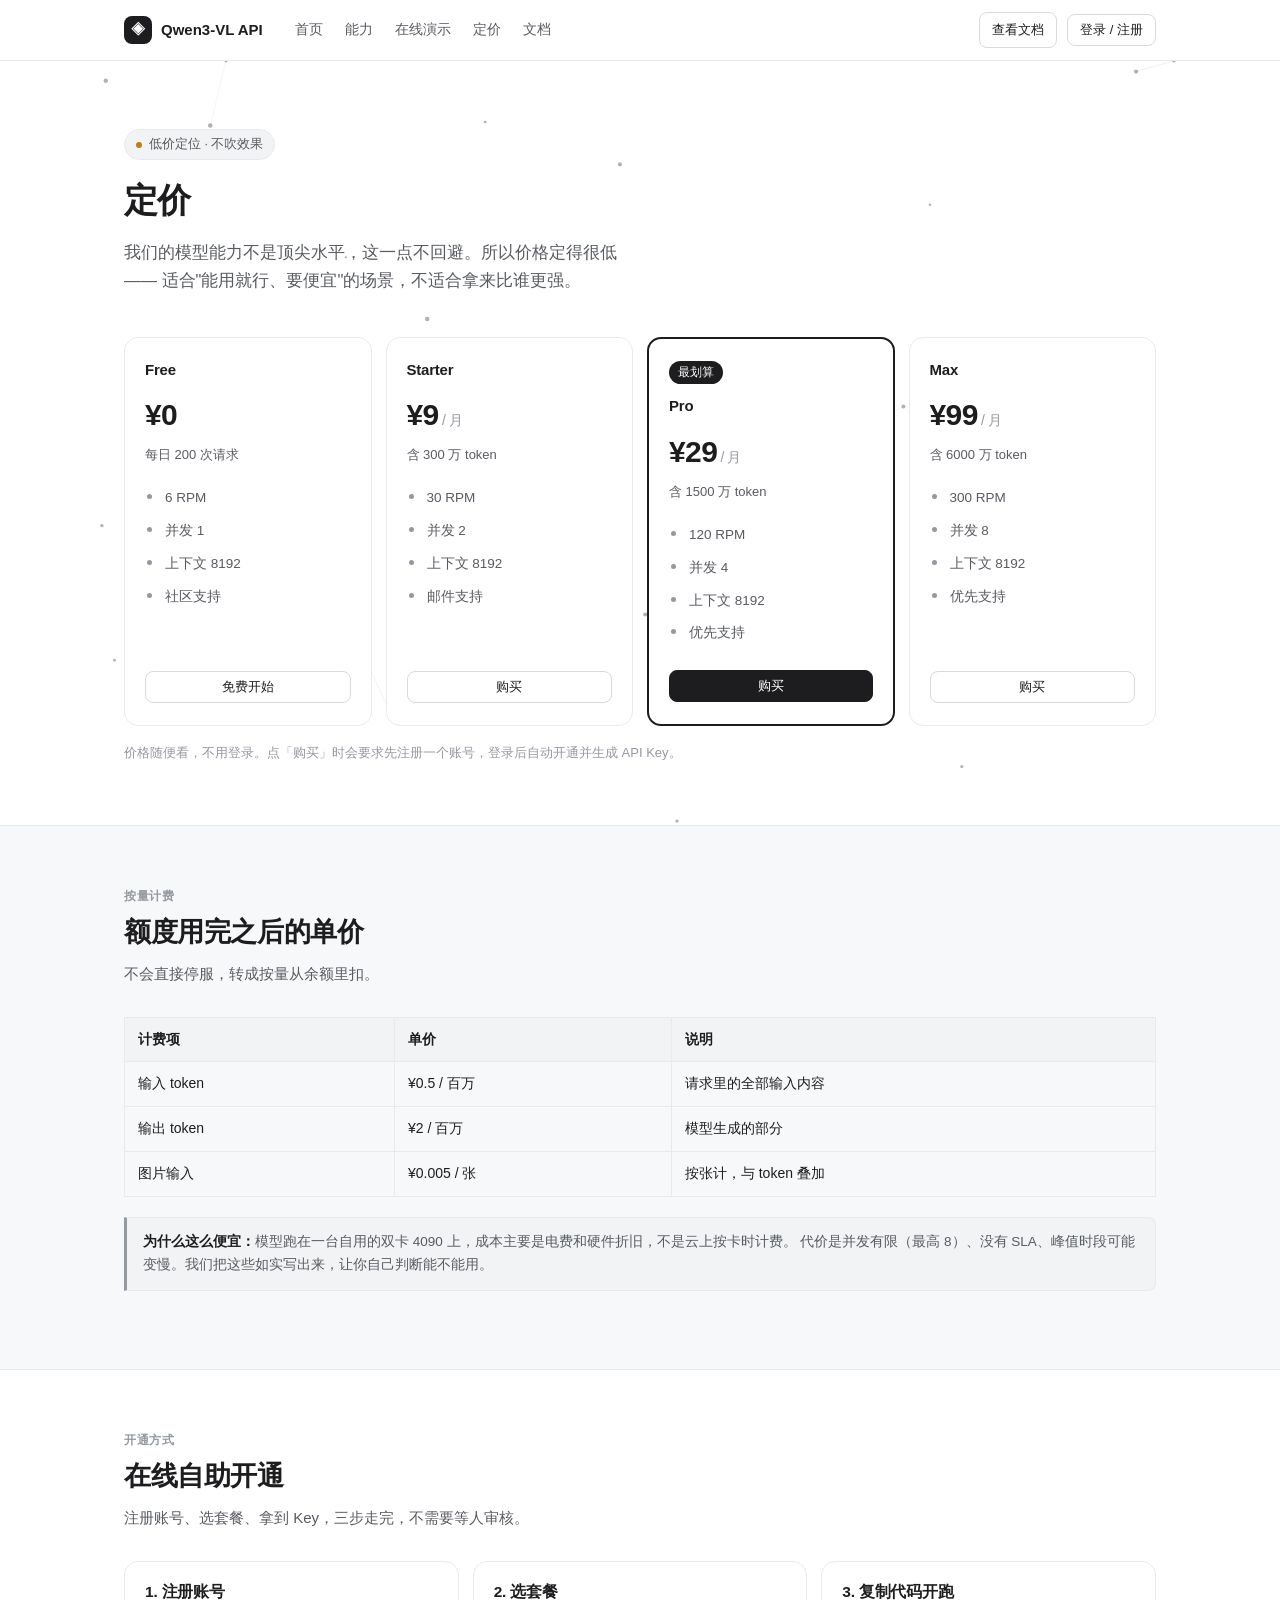
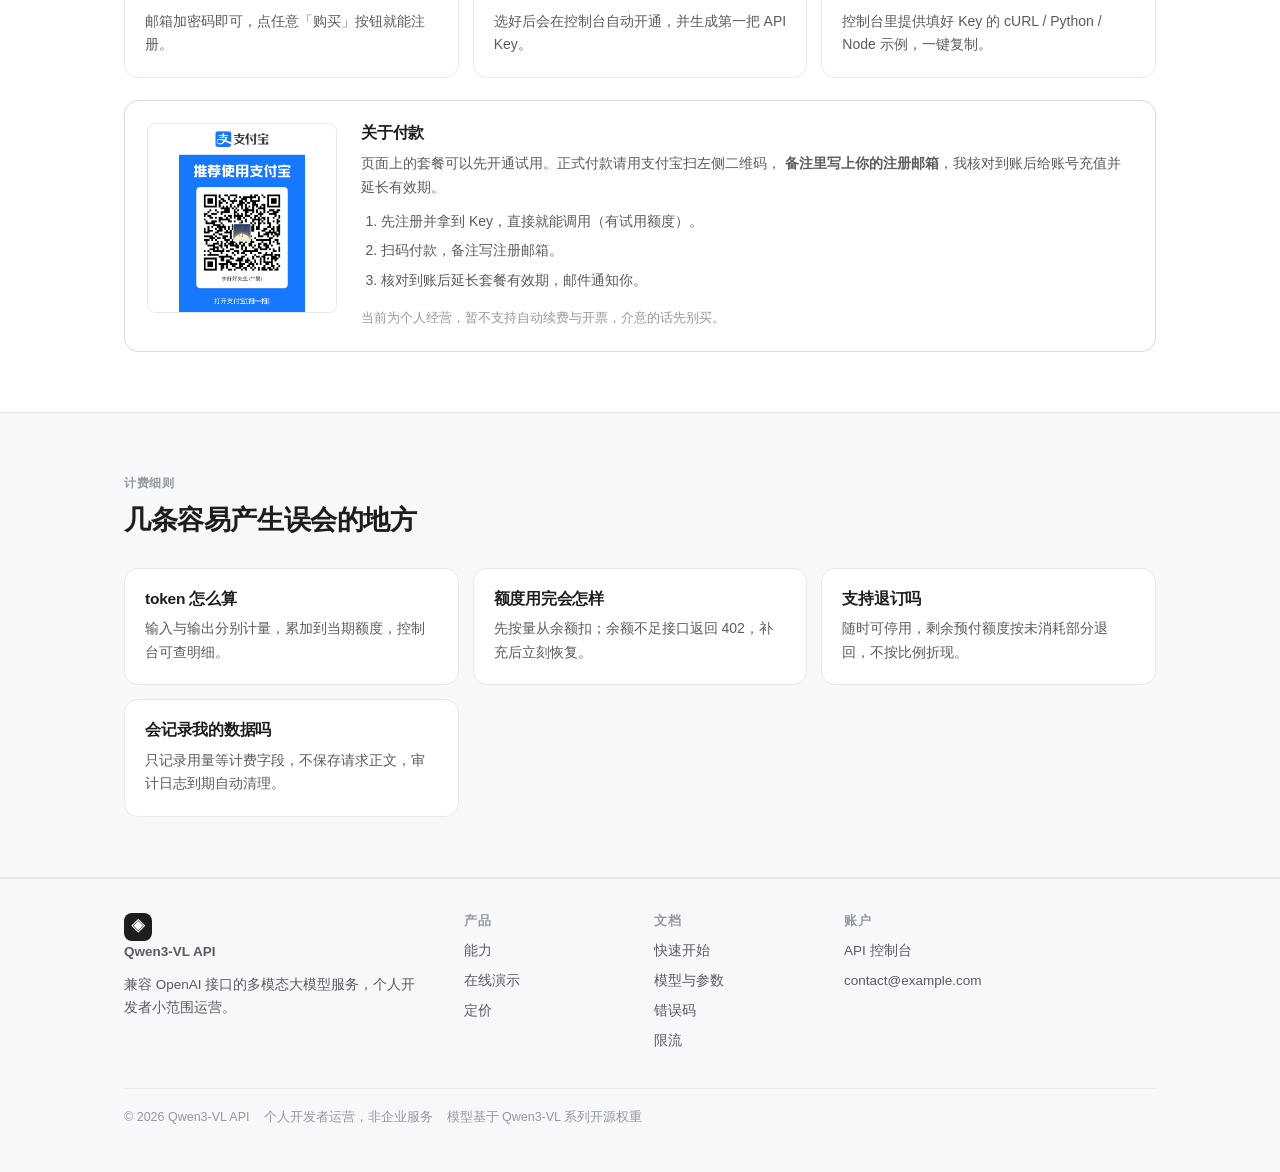
<file: docs/pricing.html>
<!DOCTYPE html>
<html lang="zh-CN">
<head>
<meta charset="UTF-8">
<meta name="viewport" content="width=device-width, initial-scale=1.0">
<title>定价 · Qwen3-VL API</title>
<meta name="description" content="Qwen3-VL API 定价：多模态接口，月付 9 元起，明显低于同类产品。">
<meta name="theme-color" content="#ffffff">
<link rel="stylesheet" href="assets/site.css">
<link rel="icon" href="data:image/svg+xml,<svg xmlns='http://www.w3.org/2000/svg' viewBox='0 0 100 100'><text y='.9em' font-size='90'>🤖</text></svg>">
</head>
<body>

<header class="nav">
  <div class="wrap nav-in">
    <a class="brand" href="index.html"><span class="brand-mark">◈</span>Qwen3-VL API</a>
    <nav class="nav-links">
      <a href="index.html">首页</a>
      <a href="index.html#features">能力</a>
      <a href="index.html#demo">在线演示</a>
      <a href="pricing.html">定价</a>
      <a href="api.html">文档</a>
    </nav>
    <div class="nav-cta">
      <a class="btn sm" href="api.html">查看文档</a>
    </div>
  </div>
</header>

<section class="hero" style="padding-bottom:16px">
  <div class="wrap">
    <div class="badge"><span class="dot"></span>低价定位 · 不吹效果</div>
    <h1 style="font-size:34px">定价</h1>
    <p class="lead" style="margin-bottom:0">
      我们的模型能力不是顶尖水平，这一点不回避。所以价格定得很低——
      适合"能用就行、要便宜"的场景，不适合拿来比谁更强。
    </p>
  </div>
</section>

<section class="section" style="padding-top:26px">
  <div class="wrap">
    <div class="grid c4">
      <div class="price">
        <h3>Free</h3>
        <div class="amount">¥0</div>
        <div class="quota">每日 200 次请求</div>
        <ul><li>6 RPM</li><li>并发 1</li><li>上下文 8192</li><li>社区支持</li></ul>
        <button class="btn sm js-buy" data-plan="free" data-name="Free">免费开始</button>
      </div>
      <div class="price">
        <h3>Starter</h3>
        <div class="amount">¥9<small> / 月</small></div>
        <div class="quota">含 300 万 token</div>
        <ul><li>30 RPM</li><li>并发 2</li><li>上下文 8192</li><li>邮件支持</li></ul>
        <button class="btn sm js-buy" data-plan="starter" data-name="Starter">购买</button>
      </div>
      <div class="price featured">
        <span class="tag">最划算</span>
        <h3>Pro</h3>
        <div class="amount">¥29<small> / 月</small></div>
        <div class="quota">含 1500 万 token</div>
        <ul><li>120 RPM</li><li>并发 4</li><li>上下文 8192</li><li>优先支持</li></ul>
        <button class="btn sm primary js-buy" data-plan="pro" data-name="Pro">购买</button>
      </div>
      <div class="price">
        <h3>Max</h3>
        <div class="amount">¥99<small> / 月</small></div>
        <div class="quota">含 6000 万 token</div>
        <ul><li>300 RPM</li><li>并发 8</li><li>上下文 8192</li><li>优先支持</li></ul>
        <button class="btn sm js-buy" data-plan="max" data-name="Max">购买</button>
      </div>
    </div>
    <p style="font-size:13px;color:var(--text-3);margin:16px 0 0">
      价格随便看，不用登录。点「购买」时会要求先注册一个账号，登录后自动开通并生成 API Key。
    </p>
  </div>
</section>

<section class="section alt">
  <div class="wrap">
    <div class="section-head">
      <div class="eyebrow">按量计费</div>
      <h2>额度用完之后的单价</h2>
      <p>不会直接停服，转成按量从余额里扣。</p>
    </div>
    <table class="spec">
      <thead>
        <tr><th>计费项</th><th>单价</th><th>说明</th></tr>
      </thead>
      <tbody>
        <tr><td>输入 token</td><td class="num">¥0.5 / 百万</td><td>请求里的全部输入内容</td></tr>
        <tr><td>输出 token</td><td class="num">¥2 / 百万</td><td>模型生成的部分</td></tr>
        <tr><td>图片输入</td><td class="num">¥0.005 / 张</td><td>按张计，与 token 叠加</td></tr>
      </tbody>
    </table>
    <div class="note" style="margin-top:20px">
      <b>为什么这么便宜：</b>模型跑在一台自用的双卡 4090 上，成本主要是电费和硬件折旧，不是云上按卡时计费。
      代价是并发有限（最高 8）、没有 SLA、峰值时段可能变慢。我们把这些如实写出来，让你自己判断能不能用。
    </div>
  </div>
</section>

<section class="section" id="apply">
  <div class="wrap">
    <div class="section-head">
      <div class="eyebrow">开通方式</div>
      <h2>在线自助开通</h2>
      <p>注册账号、选套餐、拿到 Key，三步走完，不需要等人审核。</p>
    </div>

    <div class="grid c3">
      <div class="card">
        <h3>1. 注册账号</h3>
        <p>邮箱加密码即可，点任意「购买」按钮就能注册。</p>
      </div>
      <div class="card">
        <h3>2. 选套餐</h3>
        <p>选好后会在控制台自动开通，并生成第一把 API Key。</p>
      </div>
      <div class="card">
        <h3>3. 复制代码开跑</h3>
        <p>控制台里提供填好 Key 的 cURL / Python / Node 示例，一键复制。</p>
      </div>
    </div>

    <div class="pay-box" style="margin-top:22px">
      <img src="assets/alipay-qrcode.png" alt="支付宝收款码">
      <div class="txt">
        <h3 style="margin:0 0 8px;font-size:16px">关于付款</h3>
        <p style="font-size:14px;color:var(--text-2);margin:0 0 10px">
          页面上的套餐可以先开通试用。正式付款请用支付宝扫左侧二维码，
          <strong>备注里写上你的注册邮箱</strong>，我核对到账后给账号充值并延长有效期。
        </p>
        <ol>
          <li>先注册并拿到 Key，直接就能调用（有试用额度）。</li>
          <li>扫码付款，备注写注册邮箱。</li>
          <li>核对到账后延长套餐有效期，邮件通知你。</li>
        </ol>
        <p style="font-size:13px;color:var(--text-3);margin:14px 0 0">
          当前为个人经营，暂不支持自动续费与开票，介意的话先别买。
        </p>
      </div>
    </div>
  </div>
</section>

<section class="section alt">
  <div class="wrap">
    <div class="section-head">
      <div class="eyebrow">计费细则</div>
      <h2>几条容易产生误会的地方</h2>
    </div>
    <div class="grid c2">
      <div class="card"><h3>token 怎么算</h3><p>输入与输出分别计量，累加到当期额度，控制台可查明细。</p></div>
      <div class="card"><h3>额度用完会怎样</h3><p>先按量从余额扣；余额不足接口返回 402，补充后立刻恢复。</p></div>
      <div class="card"><h3>支持退订吗</h3><p>随时可停用，剩余预付额度按未消耗部分退回，不按比例折现。</p></div>
      <div class="card"><h3>会记录我的数据吗</h3><p>只记录用量等计费字段，不保存请求正文，审计日志到期自动清理。</p></div>
    </div>
  </div>
</section>

<footer class="footer">
  <div class="wrap">
    <div class="footer-in">
      <div class="col" style="max-width:300px">
        <a class="brand" href="index.html" style="margin-bottom:10px"><span class="brand-mark">◈</span>Qwen3-VL API</a>
        <p style="font-size:13.5px;color:var(--text-2);margin:0">兼容 OpenAI 接口的多模态大模型服务，个人开发者小范围运营。</p>
      </div>
      <div class="col">
        <h4>产品</h4>
        <a href="index.html#features">能力</a><a href="index.html#demo">在线演示</a><a href="pricing.html">定价</a>
      </div>
      <div class="col">
        <h4>文档</h4>
        <a href="api.html">快速开始</a><a href="api.html#models">模型与参数</a><a href="api.html#errors">错误码</a><a href="api.html#limits">限流</a>
      </div>
      <div class="col">
        <h4>账户</h4>
        <a href="console.html">API 控制台</a>
        <a href="mailto:contact@example.com">contact@example.com</a>
      </div>
    </div>
    <div class="footer-bottom">
      <span>© 2026 Qwen3-VL API</span>
      <span>个人开发者运营，非企业服务</span>
      <span>模型基于 Qwen3-VL 系列开源权重</span>
    </div>
  </div>
</footer>

<script src="assets/particles.js"></script>
<script src="assets/auth.js"></script>
<script>
(function () {
  'use strict';
  document.querySelectorAll('.js-buy').forEach(function (b) {
    b.addEventListener('click', function () {
      var plan = b.dataset.plan;
      var name = b.dataset.name || '该套餐';
      Auth.requireLogin('购买 ' + name, function () {
        Auth.setPending({ plan: plan, at: Date.now() });
        location.href = 'console.html';
      });
    });
  });
})();
</script>

</body>
</html>
</file>
<file: docs/assets/site.css>
/* ============================================================
   Qwen3-VL API 站 —— 营销 / 文档 / 定价页样式
   与聊天演示站共用白灰主色调，但独立成文件，避免布局样式冲突
   ============================================================ */

:root {
  --bg: #ffffff;
  --bg-app: #f7f8fa;
  --surface-2: #f1f3f5;
  --surface-3: #e9ecef;
  --border: #e7e9ed;
  --border-strong: #d6d9de;
  --text: #1d1d1f;
  --text-2: #585b61;
  --text-3: #9498a0;
  --accent: #1d1d1f;
  --accent-hover: #3a3a3e;
  --link: #2563eb;
  --ok: #1f9d57;
  --warn: #c47d12;
  --radius: 14px;
  --radius-sm: 10px;
  --radius-xs: 8px;
  --shadow: 0 1px 2px rgba(20,24,33,.05), 0 6px 18px rgba(20,24,33,.06);
  --shadow-lg: 0 10px 40px rgba(20,24,33,.14);
  --mono: ui-monospace, SFMono-Regular, "SF Mono", Menlo, Consolas, "Liberation Mono", monospace;
  --sans: -apple-system, BlinkMacSystemFont, "Segoe UI", "PingFang SC", "Hiragino Sans GB",
          "Microsoft YaHei", "Helvetica Neue", Arial, sans-serif;
  --maxw: 1080px;
}

* { box-sizing: border-box; }
html { scroll-behavior: smooth; scroll-padding-top: 76px; }
body {
  margin: 0;
  background: var(--bg);
  color: var(--text);
  font-family: var(--sans);
  font-size: 15px;
  line-height: 1.7;
  -webkit-font-smoothing: antialiased;
}
a { color: inherit; }
h1, h2, h3, h4 { letter-spacing: -.015em; line-height: 1.3; }
code, pre { font-family: var(--mono); }

.wrap { max-width: var(--maxw); margin: 0 auto; padding: 0 24px; }

/* ─────────────── 背景粒子 ─────────────── */
/* html 承载页面底色，body 透明，让 -1 层的粒子画布能透出来 */
html { background: var(--bg); }
body { background: transparent; }

#bg-particles {
  position: fixed; inset: 0;
  width: 100%; height: 100%;
  z-index: -1;
  pointer-events: none;
  transition: opacity .3s ease;
}

/* 有背景的区块改成半透明，粒子才会透出来（可读性不受影响） */
.section.alt { background: rgba(247, 248, 250, .72); }
.footer { background: rgba(247, 248, 250, .72); }

/* ─────────────── 顶栏账户区 ─────────────── */
.account { position: relative; display: flex; align-items: center; }
.account-btn {
  display: flex; align-items: center; gap: 8px;
  padding: 5px 11px 5px 6px;
  border: 1px solid var(--border-strong); border-radius: 999px;
  background: var(--bg); cursor: pointer;
  font-family: inherit; font-size: 13px; color: var(--text);
  transition: .16s;
}
.account-btn:hover { background: var(--surface-2); }
.account-ava {
  width: 24px; height: 24px; border-radius: 50%;
  background: var(--text); color: #fff;
  display: grid; place-items: center; font-size: 12px; font-weight: 500;
}
.account-mail { max-width: 150px; overflow: hidden; text-overflow: ellipsis; white-space: nowrap; }
.account-menu {
  position: absolute; right: 0; top: calc(100% + 8px);
  min-width: 168px; padding: 6px;
  background: var(--bg); border: 1px solid var(--border);
  border-radius: var(--radius-sm); box-shadow: var(--shadow);
  display: none; z-index: 60;
}
.account-menu.is-on { display: block; }
.account-menu a, .account-menu button {
  display: block; width: 100%; text-align: left;
  padding: 8px 10px; border: 0; border-radius: 6px;
  background: none; font-family: inherit; font-size: 13.5px; color: var(--text-2);
  text-decoration: none; cursor: pointer;
}
.account-menu a:hover, .account-menu button:hover { background: var(--surface-2); color: var(--text); }

/* ─────────────── 登录 / 注册弹窗 ─────────────── */
.auth-mask {
  position: fixed; inset: 0; z-index: 200;
  background: rgba(20, 24, 33, .38);
  display: grid; place-items: center; padding: 20px;
}
.auth-box {
  width: 100%; max-width: 380px;
  background: var(--bg); border-radius: var(--radius-lg);
  padding: 26px 24px 22px; position: relative;
  box-shadow: var(--shadow-lg);
}
.auth-close {
  position: absolute; right: 12px; top: 10px;
  width: 28px; height: 28px; border: 0; border-radius: 6px;
  background: none; font-size: 20px; line-height: 1;
  color: var(--text-3); cursor: pointer;
}
.auth-close:hover { background: var(--surface-2); color: var(--text); }
.auth-tabs { display: flex; gap: 6px; margin-bottom: 16px; }
.auth-tab {
  flex: 1; padding: 8px; border: 0; border-radius: 8px;
  background: var(--surface-2); font-family: inherit;
  font-size: 14px; color: var(--text-2); cursor: pointer;
}
.auth-tab.is-on { background: var(--text); color: #fff; }
.auth-hint {
  margin: 0 0 14px; padding: 9px 12px;
  background: var(--surface-2); border-radius: var(--radius-xs);
  font-size: 13px; color: var(--text-2);
}
.auth-field { display: block; margin-bottom: 12px; }
.auth-field span { display: block; font-size: 13px; color: var(--text-2); margin-bottom: 6px; }
.auth-field input {
  width: 100%; padding: 9px 12px;
  border: 1px solid var(--border-strong); border-radius: 9px;
  font-family: inherit; font-size: 14px; color: var(--text);
  background: var(--bg); outline: none;
}
.auth-field input:focus { border-color: var(--text-3); box-shadow: 0 0 0 3px rgba(0,0,0,.05); }
.auth-err { margin: 0 0 12px; font-size: 13px; color: var(--err); }
.auth-foot { margin: 14px 0 0; font-size: 11.5px; color: var(--text-3); line-height: 1.6; }

/* ─────────────── 轻提示 ─────────────── */
.site-toast {
  position: fixed; left: 50%; bottom: 28px;
  transform: translate(-50%, 12px);
  z-index: 300; padding: 10px 18px;
  background: var(--text); color: #fff;
  border-radius: 10px; font-size: 13.5px;
  opacity: 0; pointer-events: none; transition: .22s;
}
.site-toast.is-on { opacity: 1; transform: translate(-50%, 0); }

/* ─────────────── 控制台 ─────────────── */
.cons-head {
  display: flex; align-items: flex-end; justify-content: space-between;
  gap: 16px; margin-bottom: 24px; flex-wrap: wrap;
}
.key-row {
  display: flex; align-items: center; justify-content: space-between;
  gap: 14px; padding: 13px 0;
  border-bottom: 1px solid var(--border); flex-wrap: wrap;
}
.key-row:last-child { border-bottom: 0; }
.key-main { min-width: 0; }
.key-label { font-size: 14px; font-weight: 500; margin-bottom: 3px; }
.key-val {
  display: block; font-size: 13px; color: var(--text-2);
  word-break: break-all;
}
.key-meta { font-size: 12px; color: var(--text-3); margin-top: 3px; }
.key-ops { display: flex; gap: 8px; flex: none; }
.key-state {
  display: inline-block; padding: 1px 8px; margin-left: 6px;
  border-radius: 999px; background: var(--surface-2);
  font-size: 11.5px; font-weight: 400; color: var(--text-2);
}
.key-state.is-off { background: #fbe9e9; color: var(--err); }

.snip-tabs { display: flex; gap: 6px; margin-bottom: 10px; }
.snip-tab {
  padding: 6px 13px; border: 1px solid var(--border-strong); border-radius: 8px;
  background: var(--bg); font-family: inherit; font-size: 13px;
  color: var(--text-2); cursor: pointer;
}
.snip-tab.is-on { background: var(--text); border-color: var(--text); color: #fff; }
.snip-wrap { position: relative; }
.snip-copy {
  position: absolute; right: 10px; top: 10px; z-index: 2;
  padding: 5px 12px; border-radius: 7px;
  border: 1px solid var(--border-strong); background: var(--bg);
  font-family: inherit; font-size: 12px; color: var(--text-2); cursor: pointer;
}
.snip-copy:hover { background: var(--surface-2); color: var(--text); }

/* ─────────────── 顶栏 ─────────────── */
.nav {
  position: sticky; top: 0; z-index: 50;
  background: rgba(255,255,255,.86);
  backdrop-filter: saturate(180%) blur(12px);
  border-bottom: 1px solid var(--border);
}
.nav-in { display: flex; align-items: center; gap: 26px; height: 60px; }
.brand { display: flex; align-items: center; gap: 9px; font-weight: 600; font-size: 15px; text-decoration: none; }
.brand-mark {
  width: 28px; height: 28px; border-radius: 8px;
  background: var(--text); color: #fff;
  display: grid; place-items: center; font-size: 14px;
}
.nav-links { display: flex; gap: 22px; margin-left: 6px; }
.nav-links a { font-size: 14px; color: var(--text-2); text-decoration: none; }
.nav-links a:hover { color: var(--text); }
.nav-cta { margin-left: auto; display: flex; gap: 10px; align-items: center; }

/* ─────────────── 按钮 ─────────────── */
.btn {
  display: inline-flex; align-items: center; gap: 7px;
  padding: 9px 16px; border-radius: var(--radius-xs);
  border: 1px solid var(--border-strong); background: var(--bg);
  color: var(--text); font-size: 14px; font-weight: 500;
  text-decoration: none; cursor: pointer; transition: .16s;
  font-family: inherit;
}
.btn:hover { background: var(--surface-2); border-color: var(--text-3); }
.btn.primary { background: var(--accent); border-color: var(--accent); color: #fff; }
.btn.primary:hover { background: var(--accent-hover); }
.btn.sm { padding: 6px 12px; font-size: 13px; }

/* ─────────────── Hero ─────────────── */
.hero { padding: 68px 0 44px; }
.hero-grid { display: grid; grid-template-columns: minmax(0,1fr) minmax(0,1fr); gap: 44px; align-items: center; }
.badge {
  display: inline-flex; align-items: center; gap: 7px;
  padding: 4px 11px; border-radius: 999px;
  background: var(--surface-2); border: 1px solid var(--border);
  font-size: 12.5px; color: var(--text-2); margin-bottom: 18px;
}
.badge .dot { width: 6px; height: 6px; border-radius: 50%; background: var(--warn); }
.hero h1 { font-size: 38px; font-weight: 650; margin: 0 0 16px; }
.hero p.lead { font-size: 16.5px; color: var(--text-2); margin: 0 0 26px; max-width: 30em; }
.hero-actions { display: flex; gap: 11px; flex-wrap: wrap; }
.hero-note { margin-top: 18px; font-size: 13px; color: var(--text-3); }

.code-card {
  background: var(--bg-app); border: 1px solid var(--border);
  border-radius: var(--radius); padding: 16px 18px;
  font-size: 12.5px; line-height: 1.85; color: var(--text-2);
  overflow-x: auto;
}
.code-card .k { color: var(--text-3); }
.code-card .hl { color: var(--text); font-weight: 500; }

/* ─────────────── 区块 ─────────────── */
.section { padding: 60px 0; }
.section.alt { background: var(--bg-app); border-top: 1px solid var(--border); border-bottom: 1px solid var(--border); }
.section-head { margin-bottom: 30px; max-width: 46em; }
.section-head .eyebrow {
  font-size: 12px; font-weight: 600; letter-spacing: .06em;
  text-transform: uppercase; color: var(--text-3); margin-bottom: 9px;
}
.section-head h2 { font-size: 27px; font-weight: 650; margin: 0 0 11px; }
.section-head p { font-size: 15px; color: var(--text-2); margin: 0; }

.grid { display: grid; gap: 14px; }
.grid.c2 { grid-template-columns: repeat(auto-fit, minmax(260px, 1fr)); }
.grid.c3 { grid-template-columns: repeat(auto-fit, minmax(240px, 1fr)); }
.grid.c4 { grid-template-columns: repeat(auto-fit, minmax(210px, 1fr)); }

.card {
  background: var(--bg); border: 1px solid var(--border);
  border-radius: var(--radius); padding: 20px;
  transition: .16s;
}
.card.hover:hover { border-color: var(--text-3); transform: translateY(-2px); box-shadow: var(--shadow); }
.card h3 { font-size: 15.5px; font-weight: 600; margin: 0 0 8px; }
.card p { font-size: 14px; color: var(--text-2); margin: 0; }
.card .ico {
  width: 34px; height: 34px; border-radius: 9px; margin-bottom: 13px;
  background: var(--surface-2); color: var(--text);
  display: grid; place-items: center;
}
.card .ico svg { width: 18px; height: 18px; }

/* 场景列表 */
.scenes { display: grid; grid-template-columns: repeat(auto-fit, minmax(250px,1fr)); gap: 12px; }
.scene {
  background: var(--bg); border: 1px solid var(--border);
  border-radius: var(--radius-sm); padding: 15px 17px;
}
.scene b { display: block; font-size: 14.5px; font-weight: 600; margin-bottom: 5px; }
.scene span { font-size: 13.5px; color: var(--text-2); }

/* ─────────────── 演示嵌入 ─────────────── */
.demo-frame {
  width: 100%; height: 680px; display: block;
  border: 1px solid var(--border-strong); border-radius: var(--radius);
  background: var(--bg); box-shadow: var(--shadow);
}

/* ─────────────── 定价 ─────────────── */
.price {
  background: var(--bg); border: 1px solid var(--border);
  border-radius: var(--radius); padding: 22px 20px;
  display: flex; flex-direction: column;
}
.price.featured { border: 2px solid var(--text); }
.price .tag {
  align-self: flex-start; padding: 2px 9px; border-radius: 999px;
  background: var(--text); color: #fff; font-size: 11.5px; margin-bottom: 12px;
}
.price h3 { font-size: 15px; font-weight: 600; margin: 0 0 10px; }
.price .amount { font-size: 30px; font-weight: 650; letter-spacing: -.02em; margin-bottom: 4px; }
.price .amount small { font-size: 14px; font-weight: 400; color: var(--text-3); }
.price .quota { font-size: 13px; color: var(--text-2); margin-bottom: 16px; }
.price ul { list-style: none; padding: 0; margin: 0 0 20px; font-size: 13.5px; color: var(--text-2); }
.price ul li { padding: 5px 0 5px 20px; position: relative; }
.price ul li::before {
  content: ""; position: absolute; left: 2px; top: 12px;
  width: 5px; height: 5px; border-radius: 50%; background: var(--text-3);
}
.price .btn { margin-top: auto; justify-content: center; }

table.spec { width: 100%; border-collapse: collapse; font-size: 14px; }
table.spec th, table.spec td { border: 1px solid var(--border); padding: 10px 13px; text-align: left; }
table.spec th { background: var(--surface-2); font-weight: 600; }
table.spec td.num { font-family: var(--font-mono); }

/* ─────────────── 文档页 ─────────────── */
.doc h2 { font-size: 22px; font-weight: 650; margin: 44px 0 14px; padding-bottom: 9px; border-bottom: 1px solid var(--border); }
.doc h3 { font-size: 16px; font-weight: 600; margin: 26px 0 10px; }
.doc p { color: var(--text-2); margin: 0 0 14px; }
.doc ul, .doc ol { color: var(--text-2); padding-left: 22px; margin: 0 0 16px; }
.doc li { margin: 5px 0; }
.doc code:not(pre code) {
  background: var(--surface-2); border: 1px solid var(--border);
  padding: 1.5px 6px; border-radius: 5px; font-size: 13px; color: var(--text);
}
pre.snippet {
  background: var(--bg-app); border: 1px solid var(--border);
  border-radius: var(--radius-sm); padding: 15px 17px;
  overflow-x: auto; font-size: 12.5px; line-height: 1.8; margin: 0 0 18px;
}
.note {
  background: var(--surface-2); border: 1px solid var(--border);
  border-left: 3px solid var(--text-3);
  border-radius: 0 var(--radius-xs) var(--radius-xs) 0;
  padding: 13px 16px; font-size: 13.5px; color: var(--text-2); margin: 0 0 18px;
}
.note b { color: var(--text); }
.method {
  display: inline-block; font-family: var(--font-mono); font-size: 11.5px; font-weight: 600;
  background: var(--text); color: #fff; padding: 2px 8px; border-radius: 5px; margin-right: 8px;
}

/* ─────────────── FAQ ─────────────── */
.faq { display: grid; gap: 9px; max-width: 780px; }
.faq details {
  background: var(--bg); border: 1px solid var(--border);
  border-radius: var(--radius-sm); padding: 14px 17px;
}
.faq summary { cursor: pointer; font-size: 14.5px; font-weight: 500; list-style: none; }
.faq summary::-webkit-details-marker { display: none; }
.faq summary::after { content: "＋"; float: right; color: var(--text-3); }
.faq details[open] summary::after { content: "－"; }
.faq p { margin: 10px 0 0; font-size: 14px; color: var(--text-2); }

/* ─────────────── 收款码 ─────────────── */
.pay-box {
  background: var(--bg); border: 1px solid var(--border-strong);
  border-radius: var(--radius); padding: 22px;
  display: flex; gap: 24px; align-items: flex-start; flex-wrap: wrap;
}
.pay-box img { width: 190px; height: 190px; object-fit: contain; border-radius: var(--radius-xs); border: 1px solid var(--border); }
.pay-box .txt { flex: 1; min-width: 250px; }
.pay-box ol { font-size: 14px; color: var(--text-2); padding-left: 20px; margin: 10px 0 0; }
.pay-box ol li { margin: 6px 0; }

/* ─────────────── 页脚 ─────────────── */
.footer { border-top: 1px solid var(--border); padding: 34px 0 44px; background: var(--bg-app); }
.footer-in { display: flex; gap: 40px; flex-wrap: wrap; }
.footer .col { min-width: 150px; }
.footer h4 { font-size: 12.5px; font-weight: 600; color: var(--text-3); text-transform: uppercase; letter-spacing: .05em; margin: 0 0 11px; }
.footer a { display: block; font-size: 13.5px; color: var(--text-2); text-decoration: none; margin-bottom: 7px; }
.footer a:hover { color: var(--text); }
.footer-bottom {
  margin-top: 28px; padding-top: 18px; border-top: 1px solid var(--border);
  font-size: 12.5px; color: var(--text-3); display: flex; gap: 14px; flex-wrap: wrap;
}

/* ─────────────── 响应式 ─────────────── */
@media (max-width: 860px) {
  .hero-grid { grid-template-columns: 1fr; gap: 30px; }
  .hero { padding: 44px 0 32px; }
  .hero h1 { font-size: 29px; }
  .nav-links { display: none; }
  .demo-frame { height: 560px; }
  .section { padding: 44px 0; }
  .wrap { padding: 0 18px; }
}
</file>
<file: docs/assets/style.css>
/* ============================================================
   Qwen3-VL 智能体演示站 —— 样式（白 / 灰主色调，类 ChatGPT 布局）
   纯手写，无框架、无外部字体依赖
   ============================================================ */

:root {
  --bg:            #ffffff;
  --bg-app:        #f7f8fa;
  --surface:       #ffffff;
  --surface-2:     #f1f3f5;
  --surface-3:     #e9ecef;
  --border:        #e7e9ed;
  --border-strong: #d6d9de;
  --text:          #1d1d1f;
  --text-2:        #585b61;
  --text-3:        #9498a0;
  --accent:        #1d1d1f;   /* 主操作：近黑 */
  --accent-hover:  #3a3a3e;
  --link:          #2563eb;   /* 仅链接 / 在线状态用克制蓝 */
  --ok:            #1f9d57;
  --warn:          #c47d12;
  --err:           #d23b3b;
  --radius:        14px;
  --radius-sm:     10px;
  --radius-xs:     8px;
  --shadow:        0 1px 2px rgba(20,24,33,.05), 0 6px 18px rgba(20,24,33,.06);
  --shadow-lg:     0 10px 40px rgba(20,24,33,.14);
  --sidebar-w:     280px;
  --mono: ui-monospace, SFMono-Regular, "SF Mono", Menlo, Consolas, "Liberation Mono", monospace;
  --sans: -apple-system, BlinkMacSystemFont, "Segoe UI", "PingFang SC", "Hiragino Sans GB",
          "Microsoft YaHei", "Helvetica Neue", Arial, sans-serif;
}

* { box-sizing: border-box; }
[hidden] { display: none !important; }

html, body { height: 100%; margin: 0; }

body {
  display: flex;
  background: var(--bg-app);
  color: var(--text);
  font-family: var(--sans);
  font-size: 15px;
  line-height: 1.65;
  -webkit-font-smoothing: antialiased;
}
button { font-family: inherit; }

/* ─────────────── 侧边栏 ─────────────── */
.sidebar {
  flex: none;
  width: var(--sidebar-w);
  background: var(--bg-app);
  border-right: 1px solid var(--border);
  height: 100vh;
  position: sticky;
  top: 0;
  z-index: 30;
  transition: transform .22s ease;
}
.sidebar-inner {
  display: flex;
  flex-direction: column;
  height: 100%;
  padding: 12px 10px;
  gap: 10px;
}

.new-chat {
  display: flex; align-items: center; gap: 10px;
  width: 100%;
  padding: 11px 13px;
  border: 1px solid var(--border-strong);
  border-radius: var(--radius-sm);
  background: var(--surface);
  color: var(--text);
  font-size: 14px; font-weight: 600;
  cursor: pointer;
  transition: .15s;
}
.new-chat svg { width: 17px; height: 17px; color: var(--text-2); }
.new-chat:hover { background: var(--surface-2); border-color: var(--text-3); }

.conv-search {
  display: flex; align-items: center; gap: 8px;
  padding: 8px 12px;
  border: 1px solid var(--border);
  border-radius: var(--radius-sm);
  background: var(--surface);
  color: var(--text-3);
}
.conv-search svg { width: 15px; height: 15px; flex: none; }
.conv-search input {
  border: 0; outline: none; background: transparent;
  width: 100%; font-family: inherit; font-size: 13.5px; color: var(--text);
}
.conv-search input::placeholder { color: var(--text-3); }

.conv-list {
  flex: 1 1 auto;
  overflow-y: auto;
  margin: 0 -4px;
  padding: 0 4px;
  display: flex;
  flex-direction: column;
  gap: 2px;
}
.conv-group-label {
  font-size: 11px; font-weight: 600; letter-spacing: .04em;
  color: var(--text-3); text-transform: uppercase;
  padding: 12px 8px 4px;
}
.conv-item {
  position: relative;
  display: flex; align-items: center; gap: 10px;
  width: 100%;
  padding: 9px 10px;
  border: 0; border-radius: var(--radius-xs);
  background: transparent;
  color: var(--text-2);
  text-align: left;
  cursor: pointer;
  transition: background .14s;
}
.conv-item:hover { background: var(--surface-2); }
.conv-item.active { background: var(--surface-3); color: var(--text); }
.conv-item .ci-icon { flex: none; width: 17px; height: 17px; color: var(--text-3); }
.conv-item.active .ci-icon { color: var(--text-2); }
.conv-main { min-width: 0; flex: 1; }
.conv-title {
  display: block;
  font-size: 13.5px; font-weight: 550;
  white-space: nowrap; overflow: hidden; text-overflow: ellipsis;
}
.conv-prev {
  display: block;
  font-size: 12px; color: var(--text-3);
  white-space: nowrap; overflow: hidden; text-overflow: ellipsis;
}
.conv-actions {
  position: absolute; right: 6px; top: 50%; transform: translateY(-50%);
  display: none; gap: 2px;
  background: inherit; padding-left: 6px;
}
.conv-item:hover .conv-actions { display: flex; }
.conv-item.active .conv-actions { background: var(--surface-3); }
.conv-actions button {
  width: 26px; height: 26px;
  display: grid; place-items: center;
  border: 0; border-radius: 6px;
  background: transparent; color: var(--text-3);
  cursor: pointer; transition: .14s;
}
.conv-actions button:hover { background: rgba(0,0,0,.07); color: var(--text); }
.conv-actions button svg { width: 14px; height: 14px; }
.conv-actions button.danger:hover { color: var(--err); background: rgba(210,59,59,.1); }

.conv-empty {
  text-align: center; color: var(--text-3);
  font-size: 12.5px; padding: 30px 10px;
}

.sidebar-foot {
  display: flex; gap: 8px;
  border-top: 1px solid var(--border);
  padding-top: 10px;
}
.side-btn {
  flex: 1;
  display: flex; align-items: center; justify-content: center; gap: 7px;
  padding: 9px;
  border: 1px solid var(--border);
  border-radius: var(--radius-xs);
  background: var(--surface);
  color: var(--text-2);
  font-size: 13px; font-weight: 550;
  cursor: pointer; transition: .15s;
}
.side-btn svg { width: 15px; height: 15px; }
.side-btn:hover { background: var(--surface-2); color: var(--text); border-color: var(--border-strong); }

.sidebar-mask {
  position: fixed; inset: 0; z-index: 25;
  background: rgba(20,24,33,.32);
}

/* ─────────────── 主区域 ─────────────── */
.main {
  flex: 1 1 auto;
  min-width: 0;
  display: flex;
  flex-direction: column;
  height: 100vh;
}

/* 顶栏 */
.topbar {
  flex: none;
  display: flex; align-items: center; gap: 12px;
  padding: 11px 18px;
  background: rgba(255,255,255,.85);
  backdrop-filter: saturate(180%) blur(12px);
  border-bottom: 1px solid var(--border);
  position: sticky; top: 0; z-index: 20;
}
.brand { display: flex; align-items: center; gap: 11px; min-width: 0; }
.logo {
  flex: none; width: 36px; height: 36px;
  display: grid; place-items: center;
  border-radius: 10px;
  background: var(--text);
  color: #fff;
}
.logo svg { width: 21px; height: 21px; }
.brand-text { min-width: 0; }
.brand-text h1 { margin: 0; font-size: 15px; font-weight: 650; letter-spacing: -.01em; white-space: nowrap; }
.brand-text p { margin: 1px 0 0; font-size: 12px; color: var(--text-3); white-space: nowrap; overflow: hidden; text-overflow: ellipsis; }

.topbar-right { margin-left: auto; display: flex; align-items: center; gap: 8px; }

.status {
  display: inline-flex; align-items: center; gap: 6px;
  padding: 5px 11px; border-radius: 999px;
  background: var(--surface-2); border: 1px solid var(--border);
  font-size: 12px; color: var(--text-2);
  user-select: none;
}
.status .dot { width: 7px; height: 7px; border-radius: 50%; background: var(--text-3); transition: background .2s; }
.status.ok   .dot { background: var(--ok);   box-shadow: 0 0 0 3px rgba(31,157,87,.15); }
.status.err  .dot { background: var(--err);  box-shadow: 0 0 0 3px rgba(210,59,59,.15); }
.status.warn .dot { background: var(--warn); box-shadow: 0 0 0 3px rgba(196,125,18,.15); }
.status.loading .dot { animation: pulse 1.2s ease-in-out infinite; }
@keyframes pulse { 0%,100% { opacity: .35; } 50% { opacity: 1; } }

.icon-btn {
  width: 36px; height: 36px;
  display: grid; place-items: center;
  border: 1px solid var(--border); border-radius: 10px;
  background: var(--surface); color: var(--text-2);
  cursor: pointer; transition: .16s; text-decoration: none;
}
.icon-btn:hover { color: var(--text); border-color: var(--border-strong); background: var(--surface-2); }
.icon-btn svg { width: 18px; height: 18px; }

/* ─────────────── 对话区 ─────────────── */
.chat { flex: 1 1 auto; overflow-y: auto; overscroll-behavior: contain; background: var(--bg); }
.chat-inner { max-width: 780px; margin: 0 auto; padding: 28px 20px 40px; }

.welcome { text-align: center; padding: 40px 0 24px; }
.welcome .wlogo {
  width: 58px; height: 58px; margin: 0 auto 16px;
  display: grid; place-items: center; border-radius: 16px;
  background: var(--text); color: #fff;
  box-shadow: var(--shadow);
}
.welcome .wlogo svg { width: 31px; height: 31px; }
.welcome h2 { margin: 0 0 8px; font-size: 22px; font-weight: 650; letter-spacing: -.02em; }
.welcome p  { margin: 0 auto; max-width: 460px; color: var(--text-2); font-size: 14px; }

.suggestions {
  display: grid; grid-template-columns: repeat(auto-fit, minmax(240px, 1fr));
  gap: 10px; margin-top: 26px;
}
.suggestion {
  text-align: left; padding: 13px 15px;
  border: 1px solid var(--border); border-radius: var(--radius-sm);
  background: var(--surface); color: var(--text-2);
  font-size: 13.5px; line-height: 1.5; cursor: pointer; transition: .16s;
}
.suggestion:hover { border-color: var(--text-3); color: var(--text); transform: translateY(-1px); box-shadow: var(--shadow); }

/* 消息 */
.msg { margin-bottom: 22px; display: flex; gap: 12px; position: relative; }
.msg.user { flex-direction: row-reverse; }
.avatar {
  flex: none; width: 32px; height: 32px; border-radius: 9px;
  display: grid; place-items: center;
  font-size: 12px; font-weight: 700; color: #fff; background: var(--text);
  user-select: none;
}
.msg.user .avatar { background: #6b7077; }
.avatar svg { width: 18px; height: 18px; }

.body { min-width: 0; max-width: calc(100% - 52px); }
.msg.user .body { display: flex; flex-direction: column; align-items: flex-end; }

.bubble {
  display: inline-block; padding: 11px 15px; border-radius: var(--radius);
  background: var(--surface); border: 1px solid var(--border);
  box-shadow: var(--shadow); word-break: break-word; overflow-wrap: anywhere;
  max-width: 100%;
}
.att-img { display: block; max-width: 280px; max-height: 280px; border-radius: 10px; margin: 2px 0 6px; border: 1px solid var(--border); }
.att-file { display: flex; align-items: center; gap: 8px; margin: 2px 0 4px; }
.att-file-ico { font-size: 17px; line-height: 1; }
.att-file-name { font-size: 13px; font-weight: 600; color: var(--text); }
.att-file-size { font-size: 11px; color: var(--text-3); font-family: var(--mono); }
.att-filetext { margin: 6px 0 2px; padding: 10px 12px; border-radius: 9px; background: var(--surface-2); border: 1px solid var(--border); font-family: var(--mono); font-size: 12px; line-height: 1.55; color: var(--text-2); white-space: pre-wrap; word-break: break-word; max-height: 200px; overflow-y: auto; }
.msg.user .bubble { background: var(--surface-3); border-color: transparent; color: var(--text); }
.msg.user .bubble * { color: var(--text) !important; }

.name { font-size: 12px; color: var(--text-3); margin-bottom: 5px; padding-left: 2px; }

/* 单条消息操作（复制） */
.msg-actions {
  position: absolute; top: -6px; right: 4px;
  display: none; gap: 2px;
}
.msg:hover .msg-actions { display: flex; }
.msg.user .msg-actions { right: auto; left: 4px; }
.msg-actions button {
  width: 28px; height: 28px; display: grid; place-items: center;
  border: 1px solid var(--border); border-radius: 7px;
  background: var(--surface); color: var(--text-3); cursor: pointer; transition: .14s;
}
.msg-actions button:hover { color: var(--text); border-color: var(--border-strong); background: var(--surface-2); }
.msg-actions button svg { width: 14px; height: 14px; }

/* Markdown 渲染 */
.md > *:first-child { margin-top: 0; }
.md > *:last-child  { margin-bottom: 0; }
.md p  { margin: 0 0 10px; }
.md h1, .md h2, .md h3, .md h4 { margin: 18px 0 8px; font-weight: 650; line-height: 1.35; letter-spacing: -.01em; }
.md h1 { font-size: 19px; } .md h2 { font-size: 17px; } .md h3 { font-size: 15.5px; } .md h4 { font-size: 14.5px; }
.md ul, .md ol { margin: 0 0 10px; padding-left: 22px; }
.md li { margin: 3px 0; }
.md li > ul, .md li > ol { margin: 3px 0; }
.md a { color: var(--link); text-decoration: none; border-bottom: 1px solid rgba(37,99,235,.3); }
.md a:hover { border-bottom-color: var(--link); }
.md blockquote { margin: 10px 0; padding: 4px 14px; border-left: 3px solid var(--border-strong); background: var(--surface-2); border-radius: 0 8px 8px 0; color: var(--text-2); }
.md hr { margin: 16px 0; border: 0; border-top: 1px solid var(--border); }
.md code { font-family: var(--mono); font-size: .88em; padding: 2px 6px; border-radius: 5px; background: var(--surface-2); border: 1px solid var(--border); }
.md pre { position: relative; margin: 12px 0; padding: 14px 16px; border-radius: var(--radius-sm); background: #1e2024; overflow-x: auto; }
.md pre code { display: block; padding: 0; border: 0; background: none; color: #dfe3f2; font-size: 13px; line-height: 1.6; white-space: pre; }
.md table { border-collapse: collapse; margin: 12px 0; font-size: 13.5px; display: block; overflow-x: auto; }
.md th, .md td { border: 1px solid var(--border); padding: 7px 11px; text-align: left; }
.md th { background: var(--surface-2); font-weight: 600; }

.copy-btn {
  position: absolute; top: 8px; right: 8px;
  padding: 3px 9px; font-size: 11.5px; border-radius: 6px;
  border: 1px solid rgba(255,255,255,.16); background: rgba(255,255,255,.08);
  color: #cdd3e8; cursor: pointer; opacity: 0; transition: .16s;
}
.md pre:hover .copy-btn { opacity: 1; }
.copy-btn:hover { background: rgba(255,255,255,.18); color: #fff; }

/* 工具调用卡片 */
.tool-card { margin-bottom: 8px; border: 1px solid var(--border); border-radius: var(--radius-sm); background: var(--surface); overflow: hidden; font-size: 13px; }
.tool-head { display: flex; align-items: center; gap: 8px; padding: 9px 13px; cursor: pointer; user-select: none; }
.tool-head:hover { background: var(--surface-2); }
.tool-badge { flex: none; padding: 2px 8px; border-radius: 6px; background: var(--surface-2); color: var(--text-2); font-family: var(--mono); font-size: 11.5px; font-weight: 600; border: 1px solid var(--border); }
.tool-title { flex: 1; color: var(--text-2); overflow: hidden; text-overflow: ellipsis; white-space: nowrap; }
.tool-caret { flex: none; width: 14px; height: 14px; color: var(--text-3); transition: transform .2s; }
.tool-card.open .tool-caret { transform: rotate(90deg); }
.tool-body { display: none; padding: 0 13px 12px; color: var(--text-2); font-family: var(--mono); font-size: 12.5px; white-space: pre-wrap; word-break: break-word; max-height: 320px; overflow-y: auto; }
.tool-card.open .tool-body { display: block; }

.cursor { display: inline-block; width: 7px; height: 15px; margin-left: 2px; vertical-align: -2px; background: var(--text); border-radius: 1px; animation: blink 1s steps(2, start) infinite; }
@keyframes blink { 50% { opacity: 0; } }

/* ─────────────── 输入区 ─────────────── */
.composer { flex: none; padding: 10px 20px 16px; background: linear-gradient(to top, var(--bg) 62%, transparent); }
.composer-inner { max-width: 780px; margin: 0 auto; }
.active-skills { display: flex; flex-wrap: wrap; gap: 6px; margin: 0 2px 8px; }
.skill-chip {
  display: inline-flex; align-items: center; gap: 6px;
  padding: 4px 8px 4px 11px; border-radius: 999px;
  background: var(--surface-2); border: 1px solid var(--border);
  font-size: 12px; color: var(--text-2);
}
.skill-chip b { font-weight: 600; color: var(--text); }
.skill-chip button { width: 18px; height: 18px; display: grid; place-items: center; border: 0; border-radius: 50%; background: transparent; color: var(--text-3); cursor: pointer; }
.skill-chip button:hover { color: var(--err); background: rgba(210,59,59,.1); }
.skill-chip button svg { width: 12px; height: 12px; }

.input-wrap {
  display: flex; align-items: flex-end; gap: 10px;
  padding: 8px 8px 8px 10px;
  background: var(--surface); border: 1px solid var(--border-strong);
  border-radius: var(--radius); box-shadow: var(--shadow); transition: .16s;
}
.input-wrap:focus-within { border-color: var(--text-3); box-shadow: 0 0 0 4px rgba(0,0,0,.04); }
.attach-btn {
  flex: none; width: 38px; height: 38px; display: grid; place-items: center;
  border: 0; border-radius: 10px; background: transparent; color: var(--text-2);
  cursor: pointer; transition: .16s;
}
.attach-btn svg { width: 19px; height: 19px; }
.attach-btn:hover { color: var(--text); background: var(--surface-2); }
.attach-btn:disabled { opacity: .4; cursor: not-allowed; }
#input { flex: 1; border: 0; outline: none; resize: none; max-height: 180px; padding: 6px 0; font-family: inherit; font-size: 15px; line-height: 1.6; color: var(--text); background: transparent; }
#input::placeholder { color: var(--text-3); }

/* 文件选择框：视觉隐藏但保留在文档流中，确保程序化 .click() 在所有浏览器都能弹出选择器
   （display:none / [hidden] 在 Safari 等内核下会令 .click() 无效） */
.visually-hidden {
  position: absolute;
  width: 1px; height: 1px;
  padding: 0; margin: -1px;
  overflow: hidden;
  clip: rect(0, 0, 0, 0);
  white-space: nowrap;
  border: 0;
}

/* 附件预览 */
.att-preview {
  display: flex; flex-wrap: wrap; gap: 8px; margin: 10px 2px 0;
}
.att-thumb {
  position: relative; width: 76px; height: 76px; border-radius: 10px;
  overflow: hidden; border: 1px solid var(--border); background: var(--surface-2);
  box-shadow: var(--shadow);
}
.att-thumb img { width: 100%; height: 100%; object-fit: cover; display: block; }
.att-chip {
  display: inline-flex; align-items: center; gap: 7px; max-width: 240px;
  padding: 7px 9px; border-radius: 10px; background: var(--surface-2);
  border: 1px solid var(--border); box-shadow: var(--shadow);
}
.att-chip-ico { font-size: 16px; line-height: 1; }
.att-chip-name { font-size: 12.5px; color: var(--text); overflow: hidden; text-overflow: ellipsis; white-space: nowrap; }
.att-chip-size { flex: none; font-size: 11px; color: var(--text-3); font-family: var(--mono); }
.att-x {
  position: absolute; top: -6px; right: -6px;
  width: 22px; height: 22px; display: grid; place-items: center;
  border: 1px solid var(--border-strong); border-radius: 50%;
  background: #fff; color: var(--text-2); cursor: pointer; transition: .14s;
  font-size: 15px; line-height: 1; box-shadow: var(--shadow);
}
.att-thumb .att-x { top: 3px; right: 3px; width: 20px; height: 20px; background: rgba(255,255,255,.9); }
.att-x:hover { color: #fff; background: var(--err); border-color: var(--err); }
.send {
  flex: none; width: 38px; height: 38px; display: grid; place-items: center;
  border: 0; border-radius: 10px; background: var(--accent); color: #fff; cursor: pointer; transition: .16s;
}
.send svg { width: 18px; height: 18px; }
.send:disabled { opacity: .35; cursor: not-allowed; }
.send:not(:disabled):hover { background: var(--accent-hover); }
.send .ic-stop { display: none; }
.send.stopping .ic-send { display: none; }
.send.stopping .ic-stop { display: block; }

.hint { margin: 8px 2px 0; font-size: 11.5px; color: var(--text-3); text-align: center; }

/* ─────────────── 抽屉（设置 / 技能） ─────────────── */
.drawer-mask { position: fixed; inset: 0; background: rgba(20,24,33,.32); z-index: 40; animation: fade .2s; }
@keyframes fade { from { opacity: 0; } }
.drawer {
  position: fixed; top: 0; right: 0; bottom: 0;
  width: min(400px, 100vw); background: var(--surface);
  border-left: 1px solid var(--border); box-shadow: var(--shadow-lg);
  z-index: 41; display: flex; flex-direction: column;
  animation: slide .22s cubic-bezier(.22,.8,.3,1);
}
@keyframes slide { from { transform: translateX(100%); } }
.drawer-head { flex: none; display: flex; align-items: center; justify-content: space-between; padding: 16px 18px; border-bottom: 1px solid var(--border); }
.drawer-head h2 { margin: 0; font-size: 15px; font-weight: 650; }
.drawer-body { flex: 1; overflow-y: auto; padding: 18px; }

.field { display: block; margin-bottom: 20px; }
.field > span { display: block; margin-bottom: 7px; font-size: 13px; font-weight: 600; color: var(--text-2); }
.field > span b { color: var(--text); font-family: var(--mono); }
.field em { display: block; margin-top: 6px; font-size: 11.5px; font-style: normal; color: var(--text-3); }
.field input[type="url"], .field input[type="text"], .skill-form input[type="text"] {
  width: 100%; padding: 9px 12px; border: 1px solid var(--border-strong);
  border-radius: 9px; background: var(--surface); color: var(--text);
  font-family: var(--mono); font-size: 13px; outline: none; transition: .16s;
}
.field input[type="url"]:focus, .skill-form input[type="text"]:focus { border-color: var(--text-3); box-shadow: 0 0 0 3px rgba(0,0,0,.05); }
.field input[type="range"] { width: 100%; accent-color: var(--text); }

.health-box { margin: 0; padding: 11px 13px; border-radius: 9px; background: var(--surface-2); border: 1px solid var(--border); font-family: var(--mono); font-size: 11.5px; line-height: 1.6; color: var(--text-2); white-space: pre-wrap; word-break: break-all; max-height: 240px; overflow-y: auto; }

.drawer-actions { display: flex; flex-direction: column; gap: 8px; margin-top: 26px; }
.btn { padding: 10px 14px; border-radius: 9px; border: 1px solid var(--border-strong); background: var(--surface); color: var(--text-2); font-size: 13.5px; cursor: pointer; transition: .16s; }
.btn:hover { border-color: var(--text); color: var(--text); }
.btn.primary { background: var(--accent); border-color: var(--accent); color: #fff; }
.btn.primary:hover { background: var(--accent-hover); }
.btn.ghost { background: transparent; }

/* 技能表单与列表 */
.skill-form { display: flex; flex-direction: column; gap: 9px; margin-bottom: 18px; padding-bottom: 18px; border-bottom: 1px solid var(--border); }
.skill-form textarea { width: 100%; padding: 10px 12px; border: 1px solid var(--border-strong); border-radius: 9px; background: var(--surface); color: var(--text); font-family: inherit; font-size: 13.5px; line-height: 1.55; resize: vertical; outline: none; transition: .16s; }
.skill-form textarea:focus { border-color: var(--text-3); box-shadow: 0 0 0 3px rgba(0,0,0,.05); }
.skill-list { display: flex; flex-direction: column; gap: 8px; }
.skill-card { border: 1px solid var(--border); border-radius: var(--radius-sm); padding: 12px 13px; background: var(--surface); }
.skill-card .sc-top { display: flex; align-items: center; justify-content: space-between; gap: 8px; }
.skill-card .sc-name { font-size: 14px; font-weight: 600; color: var(--text); }
.skill-card .sc-prompt { margin: 6px 0 10px; font-size: 12.5px; color: var(--text-2); white-space: pre-wrap; word-break: break-word; max-height: 96px; overflow-y: auto; }
.skill-card .sc-actions { display: flex; align-items: center; gap: 14px; flex-wrap: wrap; }
.sc-toggle { display: inline-flex; align-items: center; gap: 7px; font-size: 12.5px; color: var(--text-2); cursor: pointer; user-select: none; }
.sc-toggle input { width: 15px; height: 15px; accent-color: var(--text); cursor: pointer; }
.sc-links { margin-left: auto; display: flex; gap: 4px; }
.sc-links button { width: 28px; height: 28px; display: grid; place-items: center; border: 0; border-radius: 7px; background: transparent; color: var(--text-3); cursor: pointer; transition: .14s; }
.sc-links button:hover { color: var(--text); background: var(--surface-2); }
.sc-links button.danger:hover { color: var(--err); background: rgba(210,59,59,.1); }
.sc-links button svg { width: 14px; height: 14px; }
.skill-tip { margin: 16px 2px 0; font-size: 12px; color: var(--text-3); line-height: 1.6; }
.skill-empty { text-align: center; color: var(--text-3); font-size: 13px; padding: 20px 10px; }

/* ─────────────── 提示条 / 轻提示 ─────────────── */
.banner {
  position: fixed; left: 50%; bottom: 96px; transform: translateX(-50%);
  z-index: 30; display: flex; align-items: center; gap: 12px;
  max-width: min(620px, calc(100vw - 32px)); padding: 11px 14px;
  border-radius: 11px; background: #fff; border: 1px solid var(--border-strong);
  color: var(--text-2); font-size: 13px; box-shadow: var(--shadow-lg);
  animation: rise .28s cubic-bezier(.22,.8,.3,1);
}
@keyframes rise { from { opacity: 0; transform: translate(-50%, 10px); } }
.banner-close { flex: none; width: 22px; height: 22px; display: grid; place-items: center; border: 0; border-radius: 6px; background: transparent; color: var(--text-3); cursor: pointer; }
.banner-close:hover { opacity: 1; background: var(--surface-2); }
.banner-close svg { width: 14px; height: 14px; }

.toast {
  position: fixed; left: 50%; bottom: 28px; transform: translateX(-50%);
  z-index: 50; display: flex; align-items: center; gap: 14px;
  padding: 11px 14px; border-radius: 11px;
  background: var(--text); color: #fff; font-size: 13px;
  box-shadow: var(--shadow-lg); animation: rise .24s cubic-bezier(.22,.8,.3,1);
}
.toast button { border: 0; background: transparent; color: #9ec1ff; font-size: 13px; font-weight: 600; cursor: pointer; padding: 0; }
.toast button:hover { color: #cfe0ff; }

/* ─────────────── 响应式 ─────────────── */
@media (max-width: 860px) {
  .sidebar { position: fixed; left: 0; top: 0; transform: translateX(-100%); box-shadow: var(--shadow-lg); }
  body.sidebar-open .sidebar { transform: translateX(0); }
  .topbar { padding: 10px 14px; }
  .brand-text p { display: none; }
  .chat-inner { padding: 20px 14px 32px; }
  .composer { padding: 8px 14px 12px; }
  .suggestions { grid-template-columns: 1fr; }
  .status .status-text { display: none; }
  .status { padding: 6px 9px; }
}
@media (min-width: 861px) {
  #btn-toggle { display: none; }
  .sidebar-mask { display: none !important; }
}
</file>
